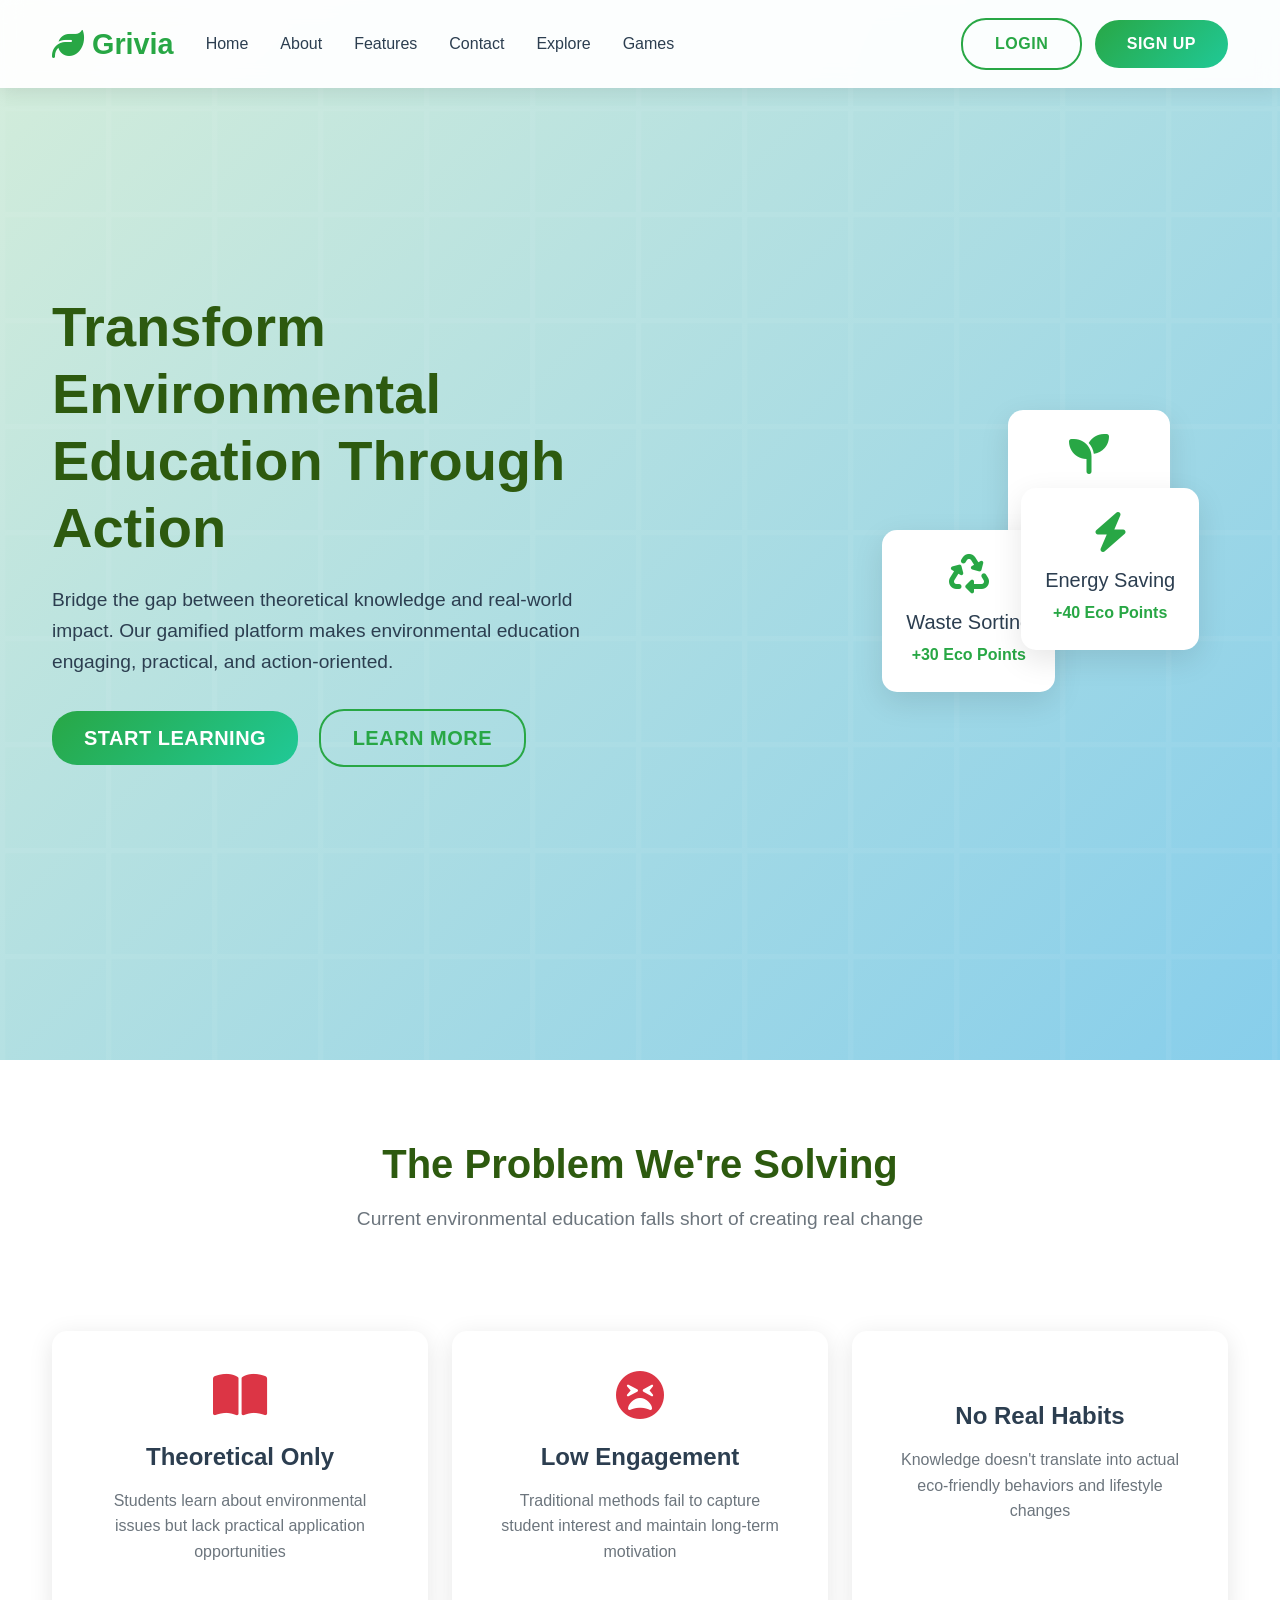
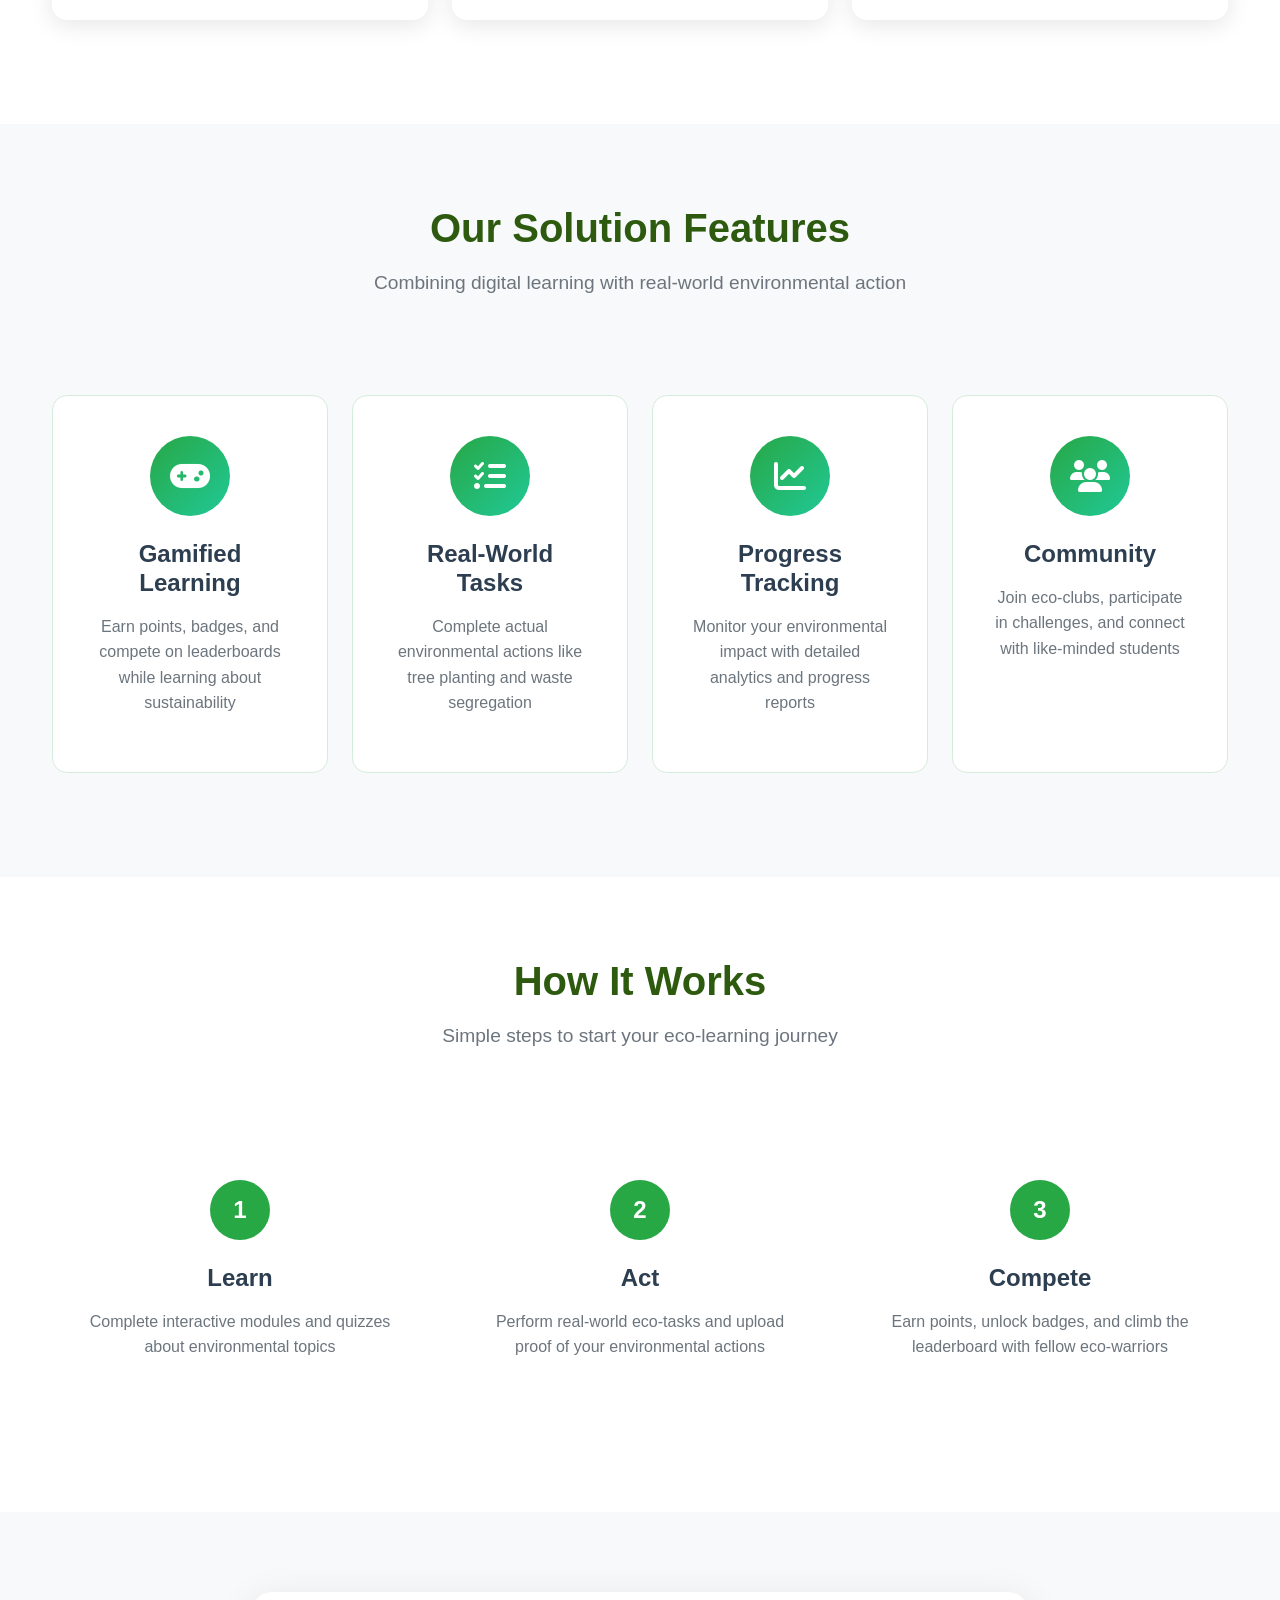
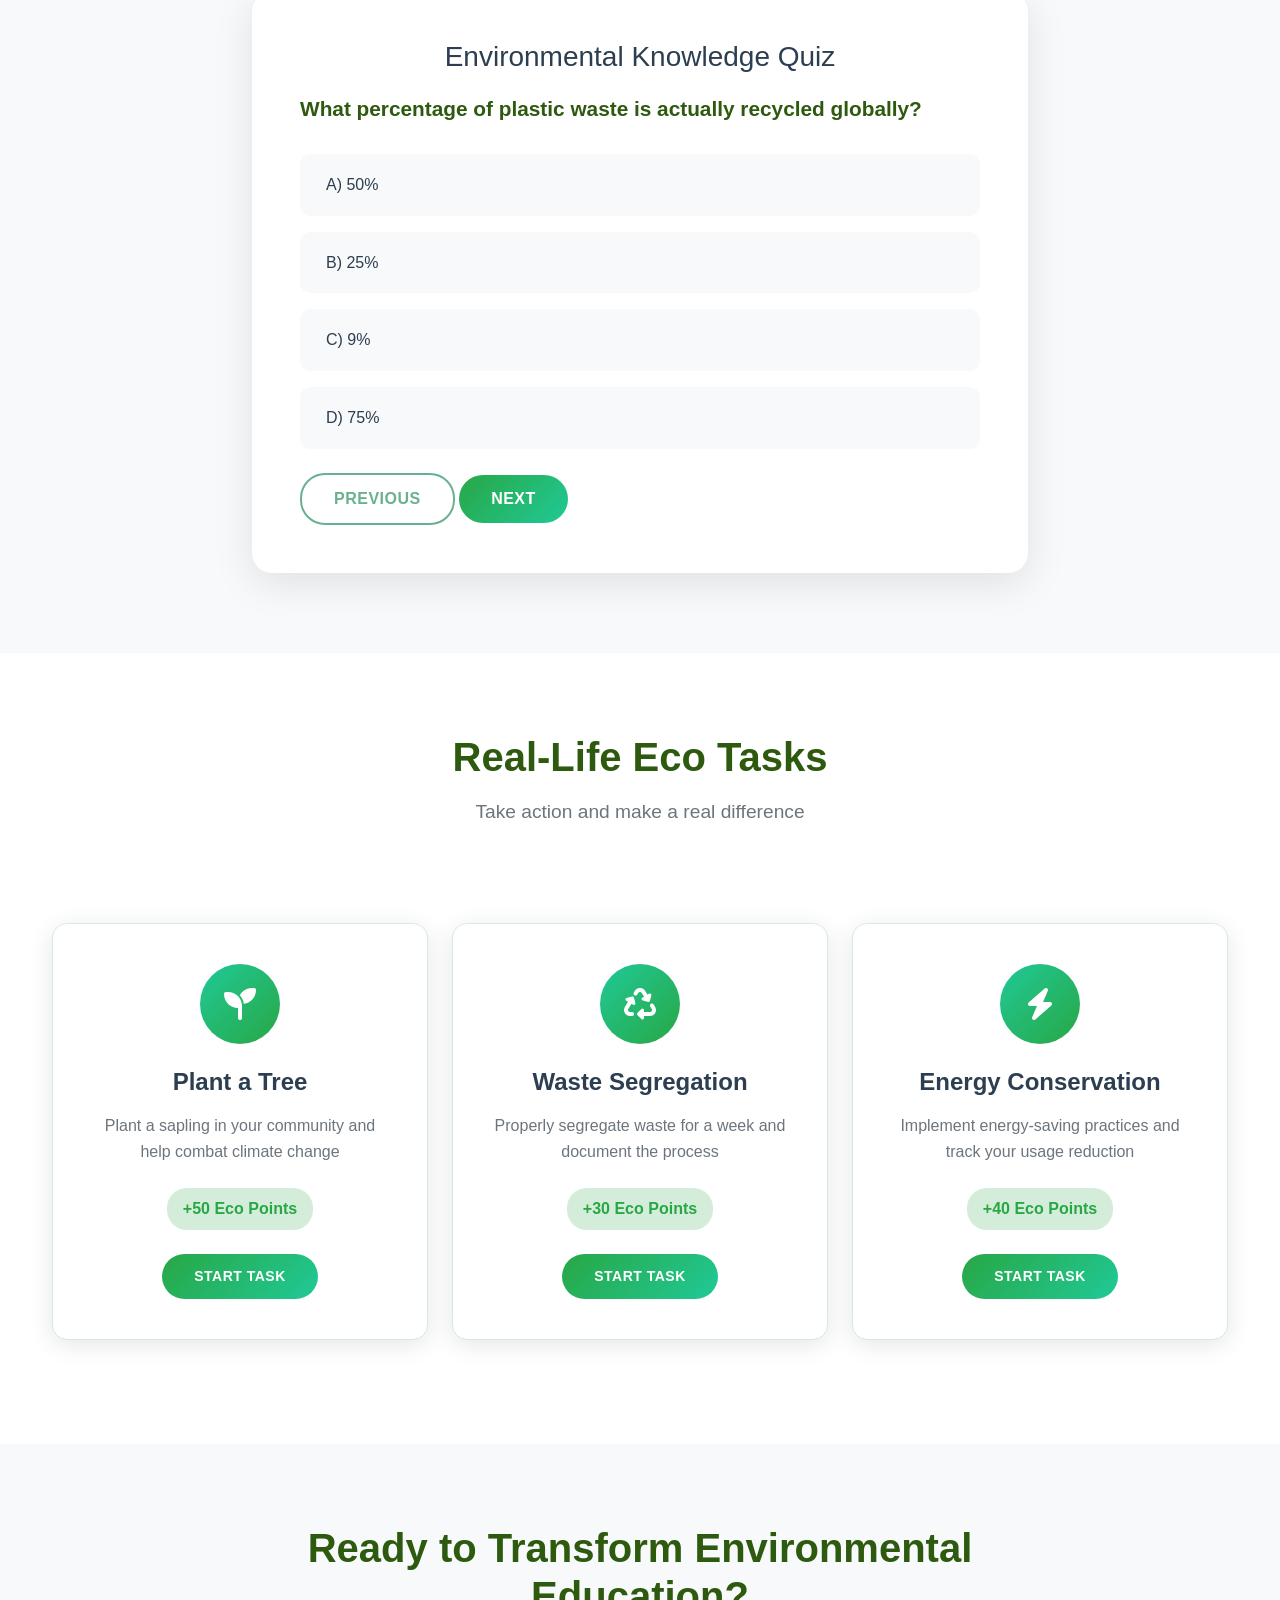
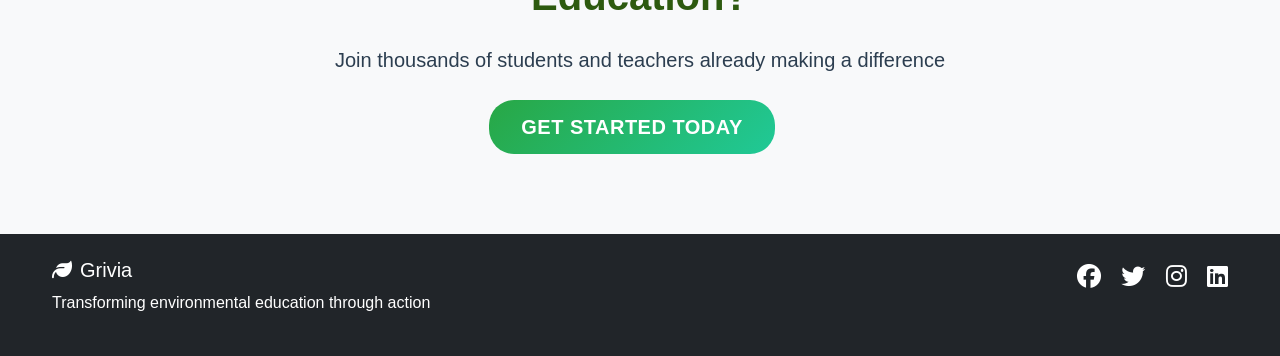
<file: index.html>
<!DOCTYPE html>
<html lang="en">
  <head>
    <meta charset="UTF-8" />
    <meta name="viewport" content="width=device-width, initial-scale=1.0" />
    <title>Grivia - Gamified Environmental Education</title>
    <link
      href="https://cdnjs.cloudflare.com/ajax/libs/bootstrap/5.3.0/css/bootstrap.min.css"
      rel="stylesheet"
    />
    <link
      href="https://cdnjs.cloudflare.com/ajax/libs/font-awesome/6.4.0/css/all.min.css"
      rel="stylesheet"
    />
    <link href="style.css" rel="stylesheet" />
  </head>
  <body>
    <!-- Navigation -->
    <nav class="navbar navbar-expand-lg navbar-light fixed-top">
      <div class="container">
        <a class="navbar-brand" href="#home">
          <i class="fas fa-leaf"></i>
          <span>Grivia</span>
        </a>
        <button
          class="navbar-toggler"
          type="button"
          data-bs-toggle="collapse"
          data-bs-target="#navbarNav"
        >
          <span class="navbar-toggler-icon"></span>
        </button>
        <div class="collapse navbar-collapse" id="navbarNav">
          <ul class="navbar-nav me-auto">
            <li class="nav-item">
              <a class="nav-link" href="#home">Home</a>
            </li>
            <li class="nav-item">
              <a class="nav-link" href="#about">About</a>
            </li>
            <li class="nav-item">
              <a class="nav-link" href="#features">Features</a>
            </li>
            <li class="nav-item">
              <a class="nav-link" href="contact.html">Contact</a>
            </li>
             <li class="nav-item">
              <a class="nav-link" href="explore.html">Explore</a>
            </li>
            <li class="nav-item">
              <a class="nav-link" href="games.html">Games</a>
            </li>
          </ul>
          <!--<div class="navbar-nav">
            <button
              class="btn btn-outline-success me-2"
              data-bs-toggle="modal"
              data-bs-target="#loginModal"
            >
              Login
            </button>
            <button
              class="btn btn-success"
              data-bs-toggle="modal"
              data-bs-target="#signupModal"
            >
              Sign Up
            </button>
          </div>-->
          <div class="auth-buttons">
                    <a href="login.html" class="btn btn-outline-success me-2">Login</a>
                    <a href="signup.html" class="btn btn-success">Sign Up</a>
          </div>
        </div>
      </div>
    </nav>

    <!-- Hero Section -->
    <section id="home" class="hero-section">
      <div class="container">
        <div class="row align-items-center min-vh-100">
          <div class="col-lg-6">
            <div class="hero-content">
              <h1 class="display-4 fw-bold mb-4">
                Transform Environmental Education Through Action
              </h1>
              <p class="lead mb-4">
                Bridge the gap between theoretical knowledge and real-world
                impact. Our gamified platform makes environmental education
                engaging, practical, and action-oriented.
              </p>
              <div class="hero-buttons">
                <!--<button
                  class="btn btn-success btn-lg me-3"
                  data-bs-toggle="modal"
                  data-bs-target="#signupModal"
                >
                  Get Started
                </button>-->
                <a href="signup.html" class="btn btn-success btn-lg me-3">Start Learning</a>
                <button class="btn btn-outline-success btn-lg">
                  Learn More
                </button>
              </div>
            </div>
          </div>
          <div class="col-lg-6">
            <div class="hero-image">
              <div class="floating-card">
                <i class="fas fa-seedling"></i>
                <h5>Plant Trees</h5>
                <p>+50 Eco Points</p>
              </div>
              <div class="floating-card">
                <i class="fas fa-recycle"></i>
                <h5>Waste Sorting</h5>
                <p>+30 Eco Points</p>
              </div>
              <div class="floating-card">
                <i class="fas fa-bolt"></i>
                <h5>Energy Saving</h5>
                <p>+40 Eco Points</p>
              </div>
            </div>
          </div>
        </div>
      </div>
    </section>

    <!-- Problem Section -->
    <section id="about" class="py-5">
      <div class="container">
        <div class="row">
          <div class="col-lg-12 text-center mb-5">
            <h2 class="section-title">The Problem We're Solving</h2>
            <p class="section-subtitle">
              Current environmental education falls short of creating real
              change
            </p>
          </div>
        </div>
        <div class="row">
          <div class="col-md-4 mb-4">
            <div class="problem-card">
              <i class="fas fa-book-open"></i>
              <h4>Theoretical Only</h4>
              <p>
                Students learn about environmental issues but lack practical
                application opportunities
              </p>
            </div>
          </div>
          <div class="col-md-4 mb-4">
            <div class="problem-card">
              <i class="fas fa-tired"></i>
              <h4>Low Engagement</h4>
              <p>
                Traditional methods fail to capture student interest and
                maintain long-term motivation
              </p>
            </div>
          </div>
          <div class="col-md-4 mb-4">
            <div class="problem-card">
              <i class="fas fa-disconnect"></i>
              <h4>No Real Habits</h4>
              <p>
                Knowledge doesn't translate into actual eco-friendly behaviors
                and lifestyle changes
              </p>
            </div>
          </div>
        </div>
      </div>
    </section>

    <!-- Features Section -->
    <section id="features" class="py-5 bg-light">
      <div class="container">
        <div class="row">
          <div class="col-lg-12 text-center mb-5">
            <h2 class="section-title">Our Solution Features</h2>
            <p class="section-subtitle">
              Combining digital learning with real-world environmental action
            </p>
          </div>
        </div>
        <div class="row">
          <div class="col-lg-3 col-md-6 mb-4">
            <div class="feature-card">
              <div class="feature-icon">
                <i class="fas fa-gamepad"></i>
              </div>
              <h4>Gamified Learning</h4>
              <p>
                Earn points, badges, and compete on leaderboards while learning
                about sustainability
              </p>
            </div>
          </div>
          <div class="col-lg-3 col-md-6 mb-4">
            <div class="feature-card">
              <div class="feature-icon">
                <i class="fas fa-tasks"></i>
              </div>
              <h4>Real-World Tasks</h4>
              <p>
                Complete actual environmental actions like tree planting and
                waste segregation
              </p>
            </div>
          </div>
          <div class="col-lg-3 col-md-6 mb-4">
            <div class="feature-card">
              <div class="feature-icon">
                <i class="fas fa-chart-line"></i>
              </div>
              <h4>Progress Tracking</h4>
              <p>
                Monitor your environmental impact with detailed analytics and
                progress reports
              </p>
            </div>
          </div>
          <div class="col-lg-3 col-md-6 mb-4">
            <div class="feature-card">
              <div class="feature-icon">
                <i class="fas fa-users"></i>
              </div>
              <h4>Community</h4>
              <p>
                Join eco-clubs, participate in challenges, and connect with
                like-minded students
              </p>
            </div>
          </div>
        </div>
      </div>
    </section>

    <!-- How It Works Section -->
    <section id="how-it-works" class="py-5">
      <div class="container">
        <div class="row">
          <div class="col-lg-12 text-center mb-5">
            <h2 class="section-title">How It Works</h2>
            <p class="section-subtitle">
              Simple steps to start your eco-learning journey
            </p>
          </div>
        </div>
        <div class="row">
          <div class="col-lg-4 col-md-6 mb-4">
            <div class="process-card">
              <div class="process-number">1</div>
              <h4>Learn</h4>
              <p>
                Complete interactive modules and quizzes about environmental
                topics
              </p>
            </div>
          </div>
          <div class="col-lg-4 col-md-6 mb-4">
            <div class="process-card">
              <div class="process-number">2</div>
              <h4>Act</h4>
              <p>
                Perform real-world eco-tasks and upload proof of your
                environmental actions
              </p>
            </div>
          </div>
          <div class="col-lg-4 col-md-6 mb-4">
            <div class="process-card">
              <div class="process-number">3</div>
              <h4>Compete</h4>
              <p>
                Earn points, unlock badges, and climb the leaderboard with
                fellow eco-warriors
              </p>
            </div>
          </div>
        </div>
      </div>
    </section>

    <!-- Sample Quiz Section -->
    <section id="quiz-section" class="py-5 bg-light">
      <div class="container">
        <div class="row">
          <div class="col-lg-8 mx-auto">
            <div class="quiz-container">
              <h3 class="text-center mb-4">Environmental Knowledge Quiz</h3>
              <div id="quiz-content">
                <div class="quiz-question active" data-question="0">
                  <h5>
                    What percentage of plastic waste is actually recycled
                    globally?
                  </h5>
                  <div class="quiz-options">
                    <div class="quiz-option" data-answer="false">A) 50%</div>
                    <div class="quiz-option" data-answer="false">B) 25%</div>
                    <div class="quiz-option" data-answer="true">C) 9%</div>
                    <div class="quiz-option" data-answer="false">D) 75%</div>
                  </div>
                </div>
                <div class="quiz-question" data-question="1">
                  <h5>Which activity saves the most water?</h5>
                  <div class="quiz-options">
                    <div class="quiz-option" data-answer="false">
                      A) Taking shorter showers
                    </div>
                    <div class="quiz-option" data-answer="true">
                      B) Fixing leaky faucets
                    </div>
                    <div class="quiz-option" data-answer="false">
                      C) Using dishwasher
                    </div>
                    <div class="quiz-option" data-answer="false">
                      D) Washing car less
                    </div>
                  </div>
                </div>
              </div>
              <div class="quiz-controls mt-4">
                <button id="quiz-prev" class="btn btn-outline-success" disabled>
                  Previous
                </button>
                <button id="quiz-next" class="btn btn-success">Next</button>
                <button
                  id="quiz-submit"
                  class="btn btn-success"
                  style="display: none"
                >
                  Submit Quiz
                </button>
              </div>
              <div
                id="quiz-results"
                style="display: none"
                class="text-center mt-4"
              >
                <h4>Quiz Complete!</h4>
                <p>You scored <span id="quiz-score"></span> out of 2</p>
                <div class="badge bg-success">+25 Eco Points Earned!</div>
              </div>
            </div>
          </div>
        </div>
      </div>
    </section>

    <!-- Real-Life Tasks Section -->
    <section id="tasks-section" class="py-5">
      <div class="container">
        <div class="row">
          <div class="col-lg-12 text-center mb-5">
            <h2 class="section-title">Real-Life Eco Tasks</h2>
            <p class="section-subtitle">
              Take action and make a real difference
            </p>
          </div>
        </div>
        <div class="row">
          <div class="col-lg-4 col-md-6 mb-4">
            <div class="task-card">
              <div class="task-icon">
                <i class="fas fa-seedling"></i>
              </div>
              <h4>Plant a Tree</h4>
              <p>
                Plant a sapling in your community and help combat climate change
              </p>
              <div class="task-points">+50 Eco Points</div>
              <button
                class="btn btn-success btn-sm"
                data-bs-toggle="modal"
                data-bs-target="#taskModal"
                data-task="tree"
              >
                Start Task
              </button>
            </div>
          </div>
          <div class="col-lg-4 col-md-6 mb-4">
            <div class="task-card">
              <div class="task-icon">
                <i class="fas fa-recycle"></i>
              </div>
              <h4>Waste Segregation</h4>
              <p>
                Properly segregate waste for a week and document the process
              </p>
              <div class="task-points">+30 Eco Points</div>
              <button
                class="btn btn-success btn-sm"
                data-bs-toggle="modal"
                data-bs-target="#taskModal"
                data-task="waste"
              >
                Start Task
              </button>
            </div>
          </div>
          <div class="col-lg-4 col-md-6 mb-4">
            <div class="task-card">
              <div class="task-icon">
                <i class="fas fa-bolt"></i>
              </div>
              <h4>Energy Conservation</h4>
              <p>
                Implement energy-saving practices and track your usage reduction
              </p>
              <div class="task-points">+40 Eco Points</div>
              <button
                class="btn btn-success btn-sm"
                data-bs-toggle="modal"
                data-bs-target="#taskModal"
                data-task="energy"
              >
                Start Task
              </button>
            </div>
          </div>
        </div>
      </div>
    </section>

    <!-- Contact Section -->
    <section id="contact" class="py-5 bg-light">
      <div class="container">
        <div class="row">
          <div class="col-lg-8 mx-auto text-center">
            <h2 class="section-title mb-4">
              Ready to Transform Environmental Education?
            </h2>
            <p class="lead mb-4">
              Join thousands of students and teachers already making a
              difference
            </p>
            <!--<button
              class="btn btn-success btn-lg"
              data-bs-toggle="modal"
              data-bs-target="#signupModal"
            >
              Get Started Today
            </button>-->
            <a href="signup.html" class="btn btn-success btn-lg me-3">Get Started Today</a>
          </div>
        </div>
      </div>
    </section>

    <!-- Footer -->
    <footer class="bg-dark text-white py-4">
      <div class="container">
        <div class="row">
          <div class="col-md-6">
            <h5><i class="fas fa-leaf me-2"></i>Grivia</h5>
            <p>Transforming environmental education through action</p>
          </div>
          <div class="col-md-6 text-md-end">
            <div class="social-links">
              <a href="#" class="text-white me-3"
                ><i class="fab fa-facebook"></i
              ></a>
              <a href="#" class="text-white me-3"
                ><i class="fab fa-twitter"></i
              ></a>
              <a href="#" class="text-white me-3"
                ><i class="fab fa-instagram"></i
              ></a>
              <a href="#" class="text-white"><i class="fab fa-linkedin"></i></a>
            </div>
          </div>
        </div>
      </div>
    </footer>

    <!-- Login Modal -->
    <!--<div class="modal fade" id="loginModal" tabindex="-1">
      <div class="modal-dialog">
        <div class="modal-content">
          <div class="modal-header">
            <h5 class="modal-title">Login to EcoLearn</h5>
            <button
              type="button"
              class="btn-close"
              data-bs-dismiss="modal"
            ></button>
          </div>
          <div class="modal-body">
            <form id="loginForm">
              <div class="mb-3">
                <label for="loginEmail" class="form-label">Email</label>
                <input
                  type="email"
                  class="form-control"
                  id="loginEmail"
                  required
                />
              </div>
              <div class="mb-3">
                <label for="loginPassword" class="form-label">Password</label>
                <input
                  type="password"
                  class="form-control"
                  id="loginPassword"
                  required
                />
              </div>
              <div class="mb-3 form-check">
                <input
                  type="checkbox"
                  class="form-check-input"
                  id="rememberMe"
                />
                <label class="form-check-label" for="rememberMe"
                  >Remember me</label
                >
              </div>
              <button type="submit" class="btn btn-success w-100">Login</button>
            </form>
          </div>
        </div>
      </div>
    </div>-->

    <!-- Sign Up Modal -->
    <!--<div class="modal fade" id="signupModal" tabindex="-1">
      <div class="modal-dialog">
        <div class="modal-content">
          <div class="modal-header">
            <h5 class="modal-title">Join EcoLearn</h5>
            <button
              type="button"
              class="btn-close"
              data-bs-dismiss="modal"
            ></button>
          </div>
          <div class="modal-body">
            <form id="signupForm">
              <div class="mb-3">
                <label for="signupName" class="form-label">Full Name</label>
                <input
                  type="text"
                  class="form-control"
                  id="signupName"
                  required
                />
              </div>
              <div class="mb-3">
                <label for="signupEmail" class="form-label">Email</label>
                <input
                  type="email"
                  class="form-control"
                  id="signupEmail"
                  required
                />
              </div>
              <div class="mb-3">
                <label for="signupRole" class="form-label">I am a</label>
                <select class="form-select" id="signupRole" required>
                  <option value="">Select your role</option>
                  <option value="student">Student</option>
                  <option value="teacher">Teacher</option>
                  <option value="admin">School Admin</option>
                </select>
              </div>
              <div class="mb-3">
                <label for="signupPassword" class="form-label">Password</label>
                <input
                  type="password"
                  class="form-control"
                  id="signupPassword"
                  required
                />
              </div>
              <div class="mb-3">
                <label for="signupConfirmPassword" class="form-label"
                  >Confirm Password</label
                >
                <input
                  type="password"
                  class="form-control"
                  id="signupConfirmPassword"
                  required
                />
              </div>
              <button type="submit" class="btn btn-success w-100">
                Create Account
              </button>
            </form>
          </div>
        </div>
      </div>
    </div>-->

    <!-- Task Modal -->
    <div class="modal fade" id="taskModal" tabindex="-1">
      <div class="modal-dialog">
        <div class="modal-content">
          <div class="modal-header">
            <h5 class="modal-title" id="taskModalTitle">Start Eco Task</h5>
            <button
              type="button"
              class="btn-close"
              data-bs-dismiss="modal"
            ></button>
          </div>
          <div class="modal-body">
            <div id="taskContent">
              <p id="taskDescription">Task description will appear here</p>
              <div class="mb-3">
                <label for="taskProof" class="form-label"
                  >Upload Proof (Photo)</label
                >
                <input
                  type="file"
                  class="form-control"
                  id="taskProof"
                  accept="image/*"
                />
              </div>
              <div class="mb-3">
                <label for="taskNotes" class="form-label"
                  >Additional Notes</label
                >
                <textarea
                  class="form-control"
                  id="taskNotes"
                  rows="3"
                  placeholder="Describe your action and its impact..."
                ></textarea>
              </div>
            </div>
          </div>
          <div class="modal-footer">
            <button
              type="button"
              class="btn btn-secondary"
              data-bs-dismiss="modal"
            >
              Cancel
            </button>
            <button type="button" class="btn btn-success" id="submitTask">
              Submit Task
            </button>
          </div>
        </div>
      </div>
    </div>

    <script src="https://cdnjs.cloudflare.com/ajax/libs/bootstrap/5.3.0/js/bootstrap.bundle.min.js"></script>
    <script src="script.js"></script>
  </body>
</html>
</file>
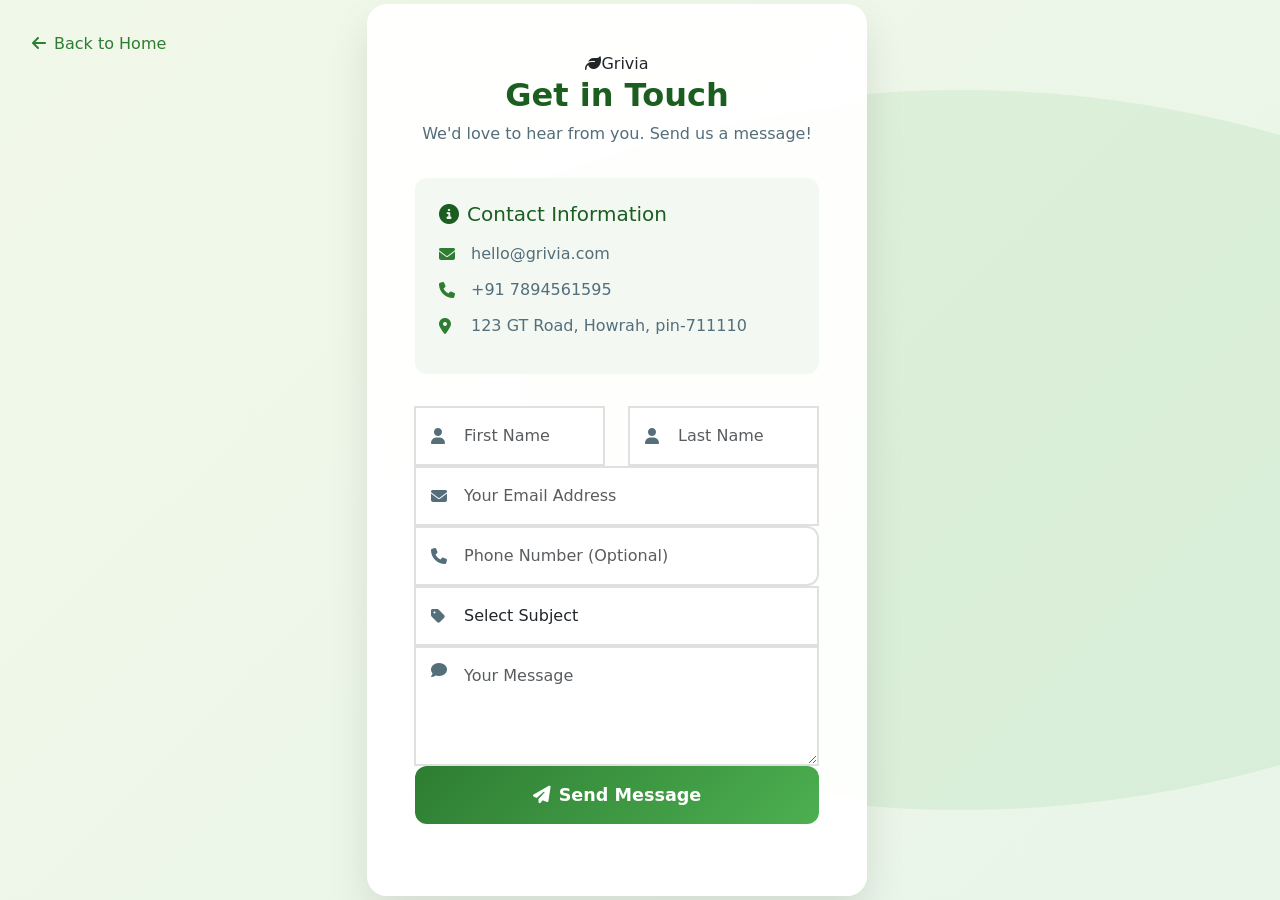
<file: contact.html>
<!DOCTYPE html>
<html lang="en">
<head>
    <meta charset="UTF-8">
    <meta name="viewport" content="width=device-width, initial-scale=1.0">
    <title>Contact Us - Grivia</title>
    <link href="https://cdnjs.cloudflare.com/ajax/libs/bootstrap/5.3.0/css/bootstrap.min.css" rel="stylesheet">
    <link href="https://cdnjs.cloudflare.com/ajax/libs/font-awesome/6.4.0/css/all.min.css" rel="stylesheet">
    <style>
        :root {
            --primary-green: #2E7D32;
            --secondary-green: #4CAF50;
            --bg-light: #F1F8E9;
            --text-dark: #1B5E20;
            --error: #D32F2F;
            --gradient-primary: linear-gradient(135deg, #2E7D32 0%, #4CAF50 100%);
            --shadow-lg: 0 20px 40px rgba(0, 0, 0, 0.1);
            --shadow-md: 0 10px 20px rgba(0, 0, 0, 0.1);
            --transition: all 0.3s ease;
        }

        .auth-container {
            min-height: 100vh;
            background: linear-gradient(135deg, var(--bg-light) 0%, #E8F5E8 100%);
            display: flex;
            align-items: center;
            position: relative;
            overflow: hidden;
        }
        
        .auth-container::before {
            content: '';
            position: absolute;
            top: 0;
            right: 0;
            width: 60%;
            height: 100%;
            background: url('data:image/svg+xml,<svg xmlns="http://www.w3.org/2000/svg" viewBox="0 0 1000 1000"><path d="M0,200 Q500,0 1000,200 L1000,800 Q500,1000 0,800 Z" fill="%234CAF50" opacity="0.1"/></svg>') no-repeat;
            background-size: cover;
        }
        
        .auth-card {
            background: rgba(255, 255, 255, 0.95);
            backdrop-filter: blur(10px);
            border-radius: 20px;
            padding: 3rem;
            box-shadow: var(--shadow-lg);
            width: 100%;
            max-width: 500px;
            position: relative;
            z-index: 2;
        }
        
        .auth-logo {
            text-align: center;
            margin-bottom: 2rem;
        }
        
        .auth-logo img {
            width: 60px;
            height: 60px;
            margin-bottom: 1rem;
            border-radius: 12px;
        }
        
        .auth-title {
            color: var(--text-dark);
            font-size: 2rem;
            font-weight: 700;
            margin-bottom: 0.5rem;
        }
        
        .auth-subtitle {
            color: #546E7A;
            margin-bottom: 2rem;
        }
        
        .form-floating {
            margin-bottom: 1.5rem;
        }
        
        .form-control, .form-select {
            border-radius: 12px;
            border: 2px solid #E0E0E0;
            padding: 1rem 1rem 1rem 3rem;
            transition: var(--transition);
            background: rgba(255, 255, 255, 0.9);
        }

        .form-control:focus, .form-select:focus {
            border-color: var(--primary-green);
            box-shadow: 0 0 0 0.2rem rgba(46, 125, 50, 0.1);
        }

        textarea.form-control {
            min-height: 120px;
            resize: vertical;
        }
        
        .input-group {
            position: relative;
        }
        
        .input-icon {
            position: absolute;
            left: 1rem;
            top: 50%;
            transform: translateY(-50%);
            color: #546E7A;
            z-index: 10;
        }

        .textarea-icon {
            top: 1rem;
            transform: none;
        }
        
        .auth-button {
            width: 100%;
            padding: 1rem;
            border-radius: 12px;
            font-weight: 600;
            font-size: 1.1rem;
            background: var(--gradient-primary);
            border: none;
            color: white;
            transition: var(--transition);
            margin-bottom: 1.5rem;
        }
        
        .auth-button:hover {
            background: linear-gradient(135deg, #1B5E20 0%, #2E7D32 100%);
            transform: translateY(-2px);
            box-shadow: var(--shadow-md);
        }

        .auth-button:disabled {
            opacity: 0.6;
            cursor: not-allowed;
            transform: none;
        }
        
        .contact-info {
            background: rgba(46, 125, 50, 0.05);
            border-radius: 12px;
            padding: 1.5rem;
            margin-bottom: 2rem;
        }

        .contact-info h5 {
            color: var(--text-dark);
            margin-bottom: 1rem;
        }

        .contact-item {
            display: flex;
            align-items: center;
            margin-bottom: 0.75rem;
            color: #546E7A;
        }

        .contact-item i {
            width: 20px;
            margin-right: 0.75rem;
            color: var(--primary-green);
        }
        
        .error-message {
            color: var(--error);
            font-size: 0.875rem;
            margin-top: 0.25rem;
            display: none;
        }
        
        .form-control.is-invalid, .form-select.is-invalid {
            border-color: var(--error);
        }

        .success-message {
            background: rgba(76, 175, 80, 0.1);
            border: 1px solid var(--secondary-green);
            color: var(--text-dark);
            padding: 1rem;
            border-radius: 12px;
            margin-bottom: 1.5rem;
            display: none;
        }
        
        .home-link {
            position: absolute;
            top: 2rem;
            left: 2rem;
            color: var(--primary-green);
            text-decoration: none;
            font-weight: 500;
            z-index: 10;
            transition: var(--transition);
        }
        
        .home-link:hover {
            color: var(--secondary-green);
            transform: translateX(-5px);
        }

        @media (max-width: 768px) {
            .auth-card {
                padding: 2rem;
                margin: 1rem;
            }
            
            .home-link {
                top: 1rem;
                left: 1rem;
            }
        }
    </style>
</head>
<body>
    <div class="auth-container">
        <a href="index.html" class="home-link">
            <i class="fas fa-arrow-left me-2"></i>Back to Home
        </a>
        
        <div class="container">
            <div class="row justify-content-center">
                <div class="col-md-8 col-lg-6">
                    <div class="auth-card">
                        <div class="auth-logo">
                            <i class="fas fa-leaf"></i><span>Grivia</span>
                            
                            <h2 class="auth-title">Get in Touch</h2>
                            <p class="auth-subtitle">We'd love to hear from you. Send us a message!</p>
                        </div>

                        <div class="contact-info">
                            <h5><i class="fas fa-info-circle me-2"></i>Contact Information</h5>
                            <div class="contact-item">
                                <i class="fas fa-envelope"></i>
                                <span>hello@grivia.com</span>
                            </div>
                            <div class="contact-item">
                                <i class="fas fa-phone"></i>
                                <span>+91 7894561595</span>
                            </div>
                            <div class="contact-item">
                                <i class="fas fa-map-marker-alt"></i>
                                <span>123 GT Road, Howrah, pin-711110</span>
                            </div>
                        </div>

                        <div class="success-message" id="successMessage">
                            <i class="fas fa-check-circle me-2"></i>
                            Thank you for your message! We'll get back to you within 24 hours.
                        </div>
                        
                        <form id="contactForm" novalidate>
                            <div class="row">
                                <div class="col-md-6">
                                    <div class="input-group">
                                        <i class="fas fa-user input-icon"></i>
                                        <input type="text" class="form-control" id="firstName" placeholder="First Name" required>
                                        <div class="error-message" id="firstNameError">First name is required</div>
                                    </div>
                                </div>
                                <div class="col-md-6">
                                    <div class="input-group">
                                        <i class="fas fa-user input-icon"></i>
                                        <input type="text" class="form-control" id="lastName" placeholder="Last Name" required>
                                        <div class="error-message" id="lastNameError">Last name is required</div>
                                    </div>
                                </div>
                            </div>
                            
                            <div class="input-group">
                                <i class="fas fa-envelope input-icon"></i>
                                <input type="email" class="form-control" id="email" placeholder="Your Email Address" required>
                                <div class="error-message" id="emailError">Please enter a valid email address</div>
                            </div>

                            <div class="input-group">
                                <i class="fas fa-phone input-icon"></i>
                                <input type="tel" class="form-control" id="phone" placeholder="Phone Number (Optional)">
                            </div>

                            <div class="input-group">
                                <i class="fas fa-tag input-icon"></i>
                                <select class="form-select" id="subject" required>
                                    <option value="">Select Subject</option>
                                    <option value="general">General Inquiry</option>
                                    <option value="support">Technical Support</option>
                                    <option value="partnership">Partnership</option>
                                    <option value="feedback">Feedback</option>
                                    <option value="other">Other</option>
                                </select>
                                <div class="error-message" id="subjectError">Please select a subject</div>
                            </div>
                            
                            <div class="input-group">
                                <i class="fas fa-comment textarea-icon input-icon"></i>
                                <textarea class="form-control" id="message" placeholder="Your Message" required></textarea>
                                <div class="error-message" id="messageError">Please enter your message</div>
                            </div>
                            
                            <button type="submit" class="btn auth-button" id="submitBtn">
                                <i class="fas fa-paper-plane me-2"></i>Send Message
                            </button>
                        </form>
                    </div>
                </div>
            </div>
        </div>
    </div>

    <script src="https://cdnjs.cloudflare.com/ajax/libs/bootstrap/5.3.0/js/bootstrap.bundle.min.js"></script>
    <!-- Replaced inline JavaScript with external contact.js file -->
    <script src="contact.js"></script>
</body>
</html>
</file>
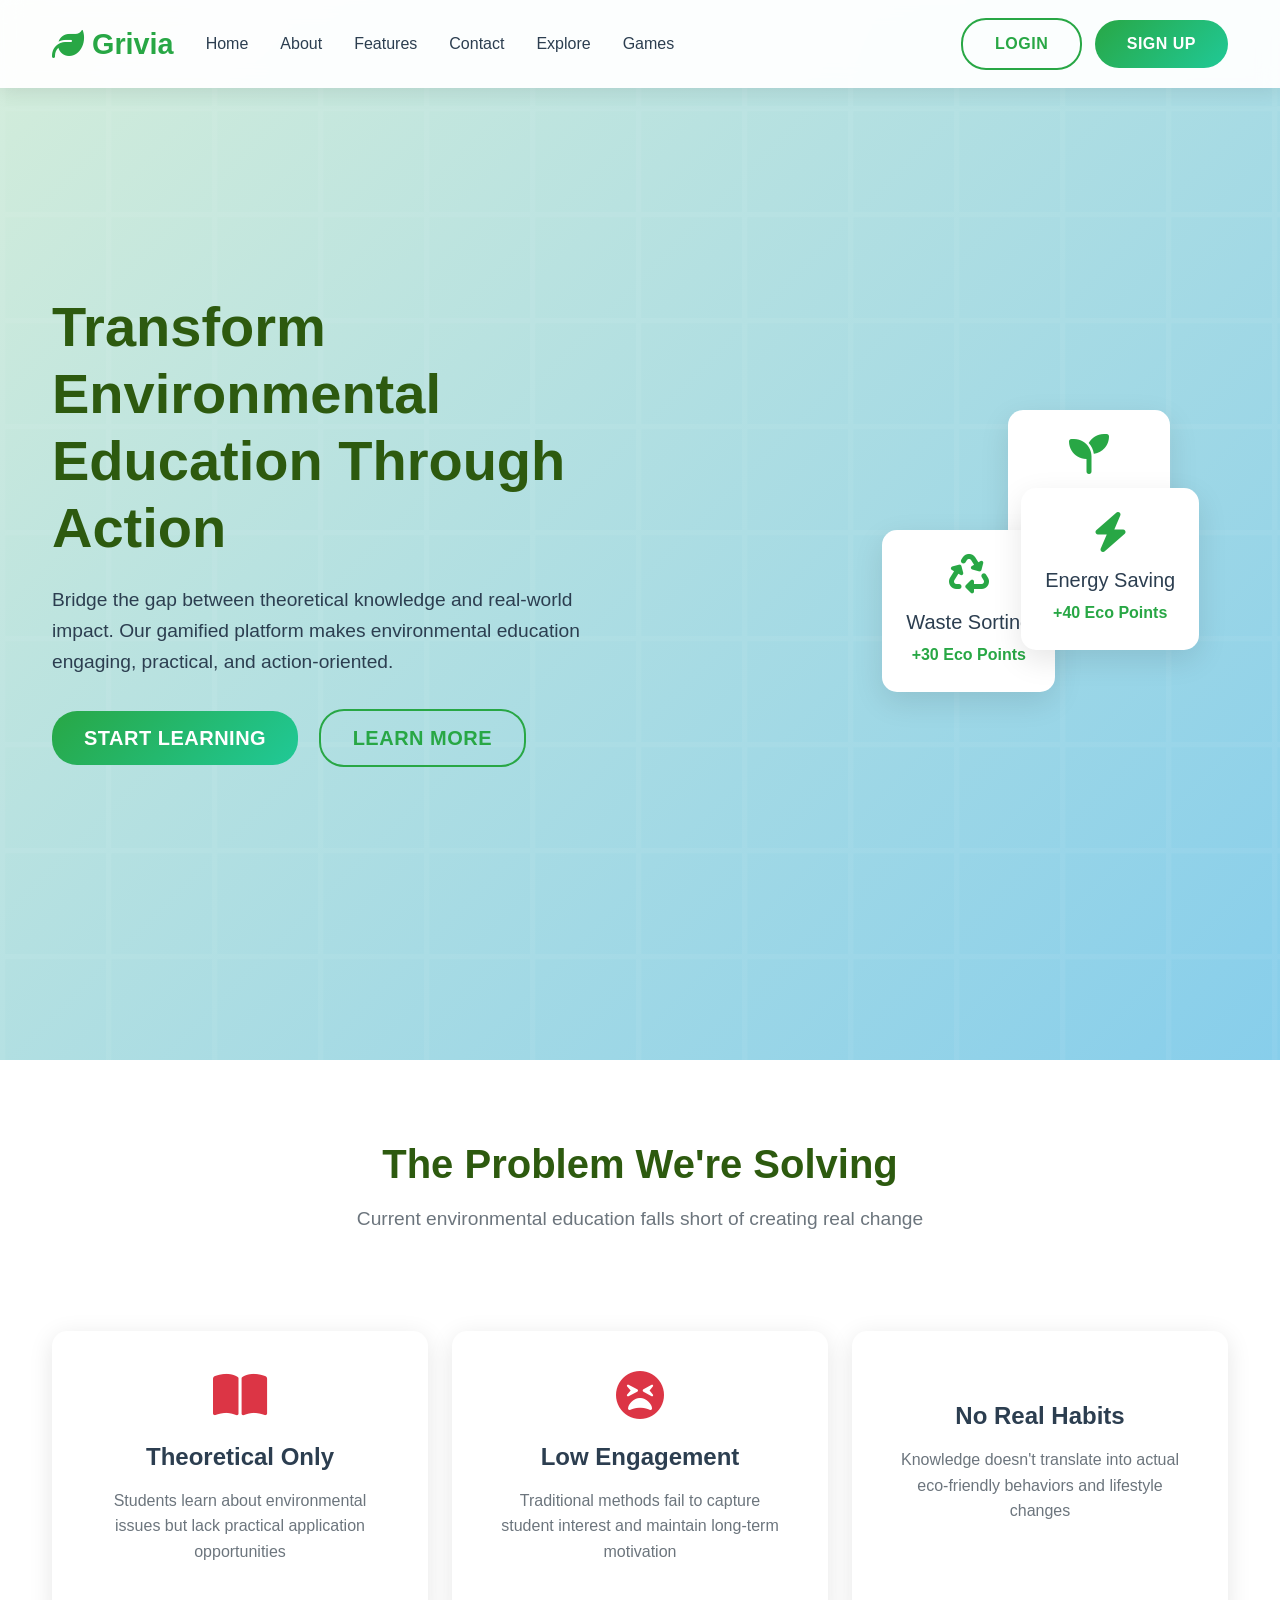
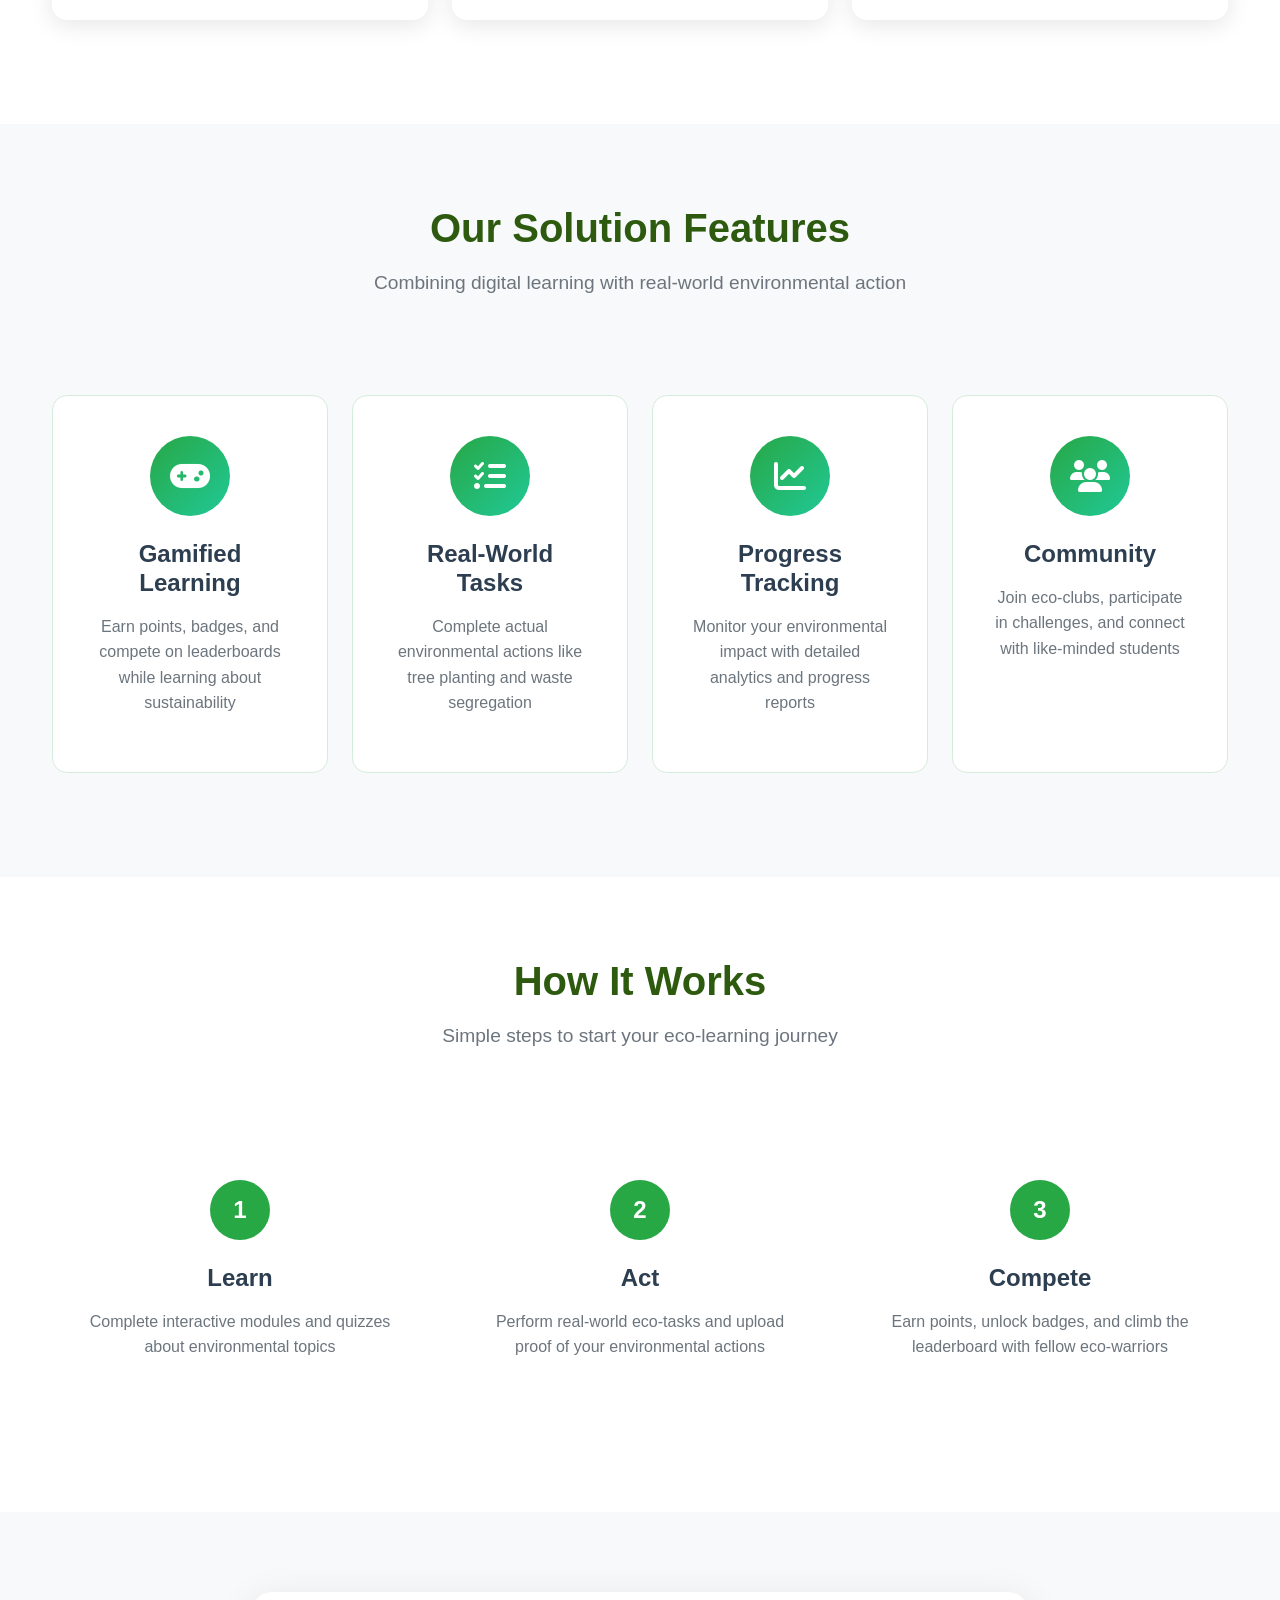
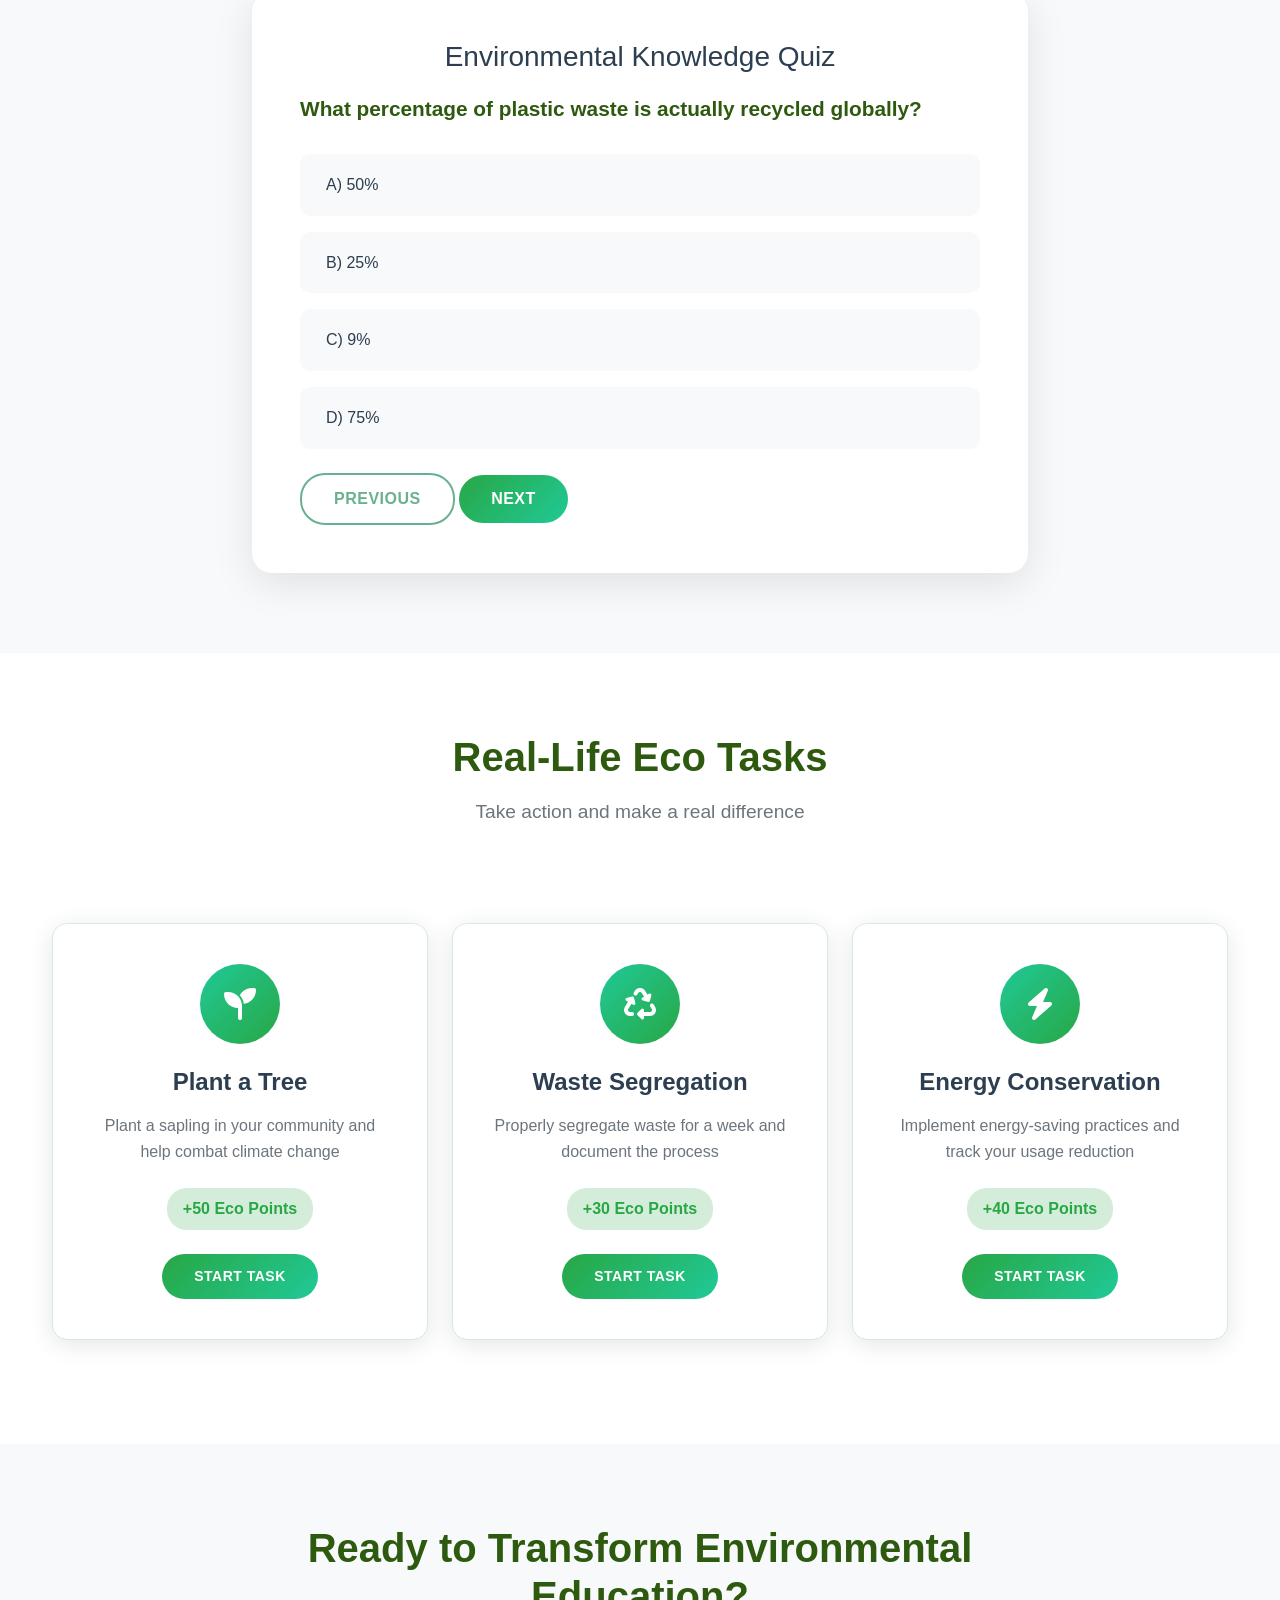
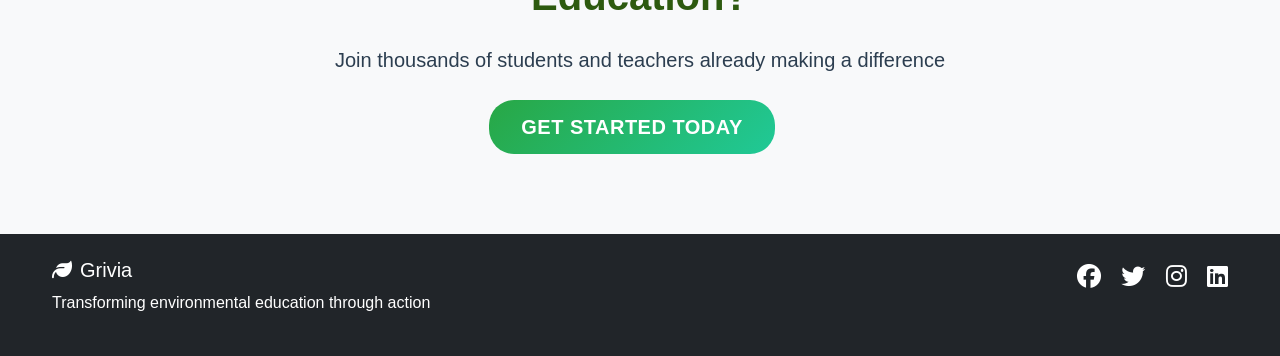
<file: dashboard.html>
<!DOCTYPE html>
<html lang="en">
<head>
    <meta charset="UTF-8">
    <meta name="viewport" content="width=device-width, initial-scale=1.0">
    <title>Dashboard - Grivia</title>
    <link href="https://cdnjs.cloudflare.com/ajax/libs/bootstrap/5.3.0/css/bootstrap.min.css" rel="stylesheet">
    <link href="https://cdnjs.cloudflare.com/ajax/libs/font-awesome/6.4.0/css/all.min.css" rel="stylesheet">
    <link href="dashboard.css" rel="stylesheet">
</head>
<body>
    <!-- Navigation -->
    <nav class="navbar navbar-expand-lg navbar-light fixed-top">
        <div class="container">
            <a class="navbar-brand" href="index.html">
                <i class="fas fa-leaf"></i>
                <span>Grivia</span>
            </a>
            <button class="navbar-toggler" type="button" data-bs-toggle="collapse" data-bs-target="#navbarNav">
                <span class="navbar-toggler-icon"></span>
            </button>
            <div class="collapse navbar-collapse" id="navbarNav">
                <ul class="navbar-nav me-auto">
                    <li class="nav-item">
                        <a class="nav-link active" href="#dashboard">Dashboard</a>
                    </li>
                    <li class="nav-item">
                        <a class="nav-link" href="#learning">Learning</a>
                    </li>
                    <li class="nav-item">
                        <a class="nav-link" href="#tasks">Tasks</a>
                    </li>
                    <li class="nav-item">
                        <a class="nav-link" href="#leaderboard">Leaderboard</a>
                    </li>
                    <li class="nav-item">
                        <a class="nav-link" href="#achievements">Achievements</a>
                    </li>
                </ul>
                <div class="navbar-nav" id="userNav">
                    <!-- User info will be populated by JavaScript -->
                </div>
            </div>
        </div>
    </nav>

    <!-- Dashboard Content -->
    <div class="dashboard-container">
        <!-- Welcome Section -->
        <section id="dashboard" class="dashboard-section">
            <div class="container-fluid">
                <div class="row">
                    <div class="col-12">
                        <div class="welcome-card">
                            <div class="welcome-content">
                                <h1>Welcome back, <span id="userName">Eco Warrior</span>!</h1>
                                <p>Continue your journey toward a sustainable future</p>
                            </div>
                            <div class="welcome-stats">
                                <div class="stat-item">
                                    <div class="stat-icon">
                                        <i class="fas fa-leaf"></i>
                                    </div>
                                    <div class="stat-info">
                                        <div class="stat-number" id="userPoints">0</div>
                                        <div class="stat-label">Eco Points</div>
                                    </div>
                                </div>
                                <div class="stat-item">
                                    <div class="stat-icon">
                                        <i class="fas fa-tasks"></i>
                                    </div>
                                    <div class="stat-info">
                                        <div class="stat-number" id="tasksCompleted">0</div>
                                        <div class="stat-label">Tasks Completed</div>
                                    </div>
                                </div>
                                <div class="stat-item">
                                    <div class="stat-icon">
                                        <i class="fas fa-medal"></i>
                                    </div>
                                    <div class="stat-info">
                                        <div class="stat-number" id="userBadges">0</div>
                                        <div class="stat-label">Badges Earned</div>
                                    </div>
                                </div>
                                <div class="stat-item">
                                    <div class="stat-icon">
                                        <i class="fas fa-trophy"></i>
                                    </div>
                                    <div class="stat-info">
                                        <div class="stat-number" id="userRank">#-</div>
                                        <div class="stat-label">Global Rank</div>
                                    </div>
                                </div>
                            </div>
                        </div>
                    </div>
                </div>

                <!-- Quick Actions -->
                <div class="row mt-4">
                    <div class="col-lg-3 col-md-6 mb-3">
                        <div class="quick-action-card" data-action="learning">
                            <div class="action-icon">
                                <i class="fas fa-book-open"></i>
                            </div>
                            <h5>Continue Learning</h5>
                            <p>Complete interactive modules</p>
                        </div>
                    </div>
                    <div class="col-lg-3 col-md-6 mb-3">
                        <div class="quick-action-card" data-action="tasks">
                            <div class="action-icon">
                                <i class="fas fa-seedling"></i>
                            </div>
                            <h5>Start New Task</h5>
                            <p>Take real environmental action</p>
                        </div>
                    </div>
                    <div class="col-lg-3 col-md-6 mb-3">
                        <div class="quick-action-card" data-action="quiz">
                            <div class="action-icon">
                                <i class="fas fa-question-circle"></i>
                            </div>
                            <h5>Take Quiz</h5>
                            <p>Test your eco-knowledge</p>
                        </div>
                    </div>
                    <div class="col-lg-3 col-md-6 mb-3">
                        <div class="quick-action-card" data-action="leaderboard">
                            <div class="action-icon">
                                <i class="fas fa-chart-line"></i>
                            </div>
                            <h5>View Leaderboard</h5>
                            <p>See your progress vs others</p>
                        </div>
                    </div>
                </div>

                <!-- Progress Overview -->
                <div class="row mt-4">
                    <div class="col-lg-8">
                        <div class="dashboard-card">
                            <div class="card-header">
                                <h4><i class="fas fa-chart-area me-2"></i>Your Progress</h4>
                            </div>
                            <div class="card-body">
                                <div class="progress-item">
                                    <div class="progress-info">
                                        <span>Learning Modules</span>
                                        <span><span id="modulesCompleted">0</span>/10</span>
                                    </div>
                                    <div class="progress">
                                        <div class="progress-bar bg-success" id="modulesProgress" style="width: 0%"></div>
                                    </div>
                                </div>
                                <div class="progress-item">
                                    <div class="progress-info">
                                        <span>Environmental Tasks</span>
                                        <span><span id="tasksProgressCount">0</span>/20</span>
                                    </div>
                                    <div class="progress">
                                        <div class="progress-bar bg-info" id="tasksProgress" style="width: 0%"></div>
                                    </div>
                                </div>
                                <div class="progress-item">
                                    <div class="progress-info">
                                        <span>Quiz Challenges</span>
                                        <span><span id="quizzesCompleted">0</span>/15</span>
                                    </div>
                                    <div class="progress">
                                        <div class="progress-bar bg-warning" id="quizzesProgress" style="width: 0%"></div>
                                    </div>
                                </div>
                            </div>
                        </div>
                    </div>
                    <div class="col-lg-4">
                        <div class="dashboard-card">
                            <div class="card-header">
                                <h4><i class="fas fa-fire me-2"></i>Current Streak</h4>
                            </div>
                            <div class="card-body text-center">
                                <div class="streak-number" id="currentStreak">0</div>
                                <div class="streak-label">Days Active</div>
                                <div class="streak-motivation">Keep it up! 🔥</div>
                            </div>
                        </div>
                    </div>
                </div>
            </div>
        </section>

        <!-- Learning Section -->
        <section id="learning" class="dashboard-section" style="display: none;">
            <div class="container-fluid">
                <div class="section-header">
                    <h2><i class="fas fa-graduation-cap me-3"></i>Learning Modules</h2>
                    <p>Master environmental concepts through interactive lessons</p>
                </div>

                <div class="row">
                    <div class="col-lg-4 col-md-6 mb-4">
                        <div class="learning-module-card available">
                            <div class="module-header">
                                <div class="module-icon">
                                    <i class="fas fa-thermometer-three-quarters"></i>
                                </div>
                                <div class="module-status">
                                    <span class="badge bg-success">Available</span>
                                </div>
                            </div>
                            <div class="module-content">
                                <h5>Climate Change Basics</h5>
                                <p>Understanding global warming, greenhouse gases, and their impacts on our planet.</p>
                                <div class="module-meta">
                                    <span><i class="fas fa-clock"></i> 30 min</span>
                                    <span><i class="fas fa-star"></i> +25 points</span>
                                </div>
                            </div>
                            <button class="btn btn-success" onclick="startModule('climate')">Start Module</button>
                        </div>
                    </div>

                    <div class="col-lg-4 col-md-6 mb-4">
                        <div class="learning-module-card available">
                            <div class="module-header">
                                <div class="module-icon">
                                    <i class="fas fa-recycle"></i>
                                </div>
                                <div class="module-status">
                                    <span class="badge bg-success">Available</span>
                                </div>
                            </div>
                            <div class="module-content">
                                <h5>Waste Management</h5>
                                <p>Learn about the 3 R's: Reduce, Reuse, Recycle and sustainable waste practices.</p>
                                <div class="module-meta">
                                    <span><i class="fas fa-clock"></i> 25 min</span>
                                    <span><i class="fas fa-star"></i> +25 points</span>
                                </div>
                            </div>
                            <button class="btn btn-success" onclick="startModule('waste')">Start Module</button>
                        </div>
                    </div>

                    <div class="col-lg-4 col-md-6 mb-4">
                        <div class="learning-module-card locked">
                            <div class="module-header">
                                <div class="module-icon">
                                    <i class="fas fa-bolt"></i>
                                </div>
                                <div class="module-status">
                                    <span class="badge bg-secondary">Locked</span>
                                </div>
                            </div>
                            <div class="module-content">
                                <h5>Renewable Energy</h5>
                                <p>Explore solar, wind, and other clean energy sources for a sustainable future.</p>
                                <div class="module-meta">
                                    <span><i class="fas fa-clock"></i> 35 min</span>
                                    <span><i class="fas fa-star"></i> +30 points</span>
                                </div>
                                <div class="unlock-requirement">
                                    <i class="fas fa-lock"></i> Complete 2 modules to unlock
                                </div>
                            </div>
                        </div>
                    </div>
                </div>
            </div>
        </section>

        <!-- Tasks Section -->
        <section id="tasks" class="dashboard-section" style="display: none;">
            <div class="container-fluid">
                <div class="section-header">
                    <h2><i class="fas fa-tasks me-3"></i>Environmental Tasks</h2>
                    <p>Take real-world actions and make a measurable impact</p>
                </div>

                <div class="row">
                    <div class="col-lg-4 col-md-6 mb-4">
                        <div class="task-card-dashboard">
                            <div class="task-header">
                                <div class="task-icon-large">
                                    <i class="fas fa-seedling"></i>
                                </div>
                                <div class="task-points">+50 Points</div>
                            </div>
                            <div class="task-content">
                                <h5>Plant a Tree</h5>
                                <p>Plant a sapling in your community and document the process with photos.</p>
                                <div class="task-difficulty">
                                    <span class="badge bg-warning">Medium</span>
                                </div>
                            </div>
                            <button class="btn btn-success" onclick="startTask('tree')">Start Task</button>
                        </div>
                    </div>

                    <div class="col-lg-4 col-md-6 mb-4">
                        <div class="task-card-dashboard">
                            <div class="task-header">
                                <div class="task-icon-large">
                                    <i class="fas fa-recycle"></i>
                                </div>
                                <div class="task-points">+30 Points</div>
                            </div>
                            <div class="task-content">
                                <h5>Waste Segregation Challenge</h5>
                                <p>Properly segregate waste for one week and track your progress.</p>
                                <div class="task-difficulty">
                                    <span class="badge bg-success">Easy</span>
                                </div>
                            </div>
                            <button class="btn btn-success" onclick="startTask('waste')">Start Task</button>
                        </div>
                    </div>

                    <div class="col-lg-4 col-md-6 mb-4">
                        <div class="task-card-dashboard">
                            <div class="task-header">
                                <div class="task-icon-large">
                                    <i class="fas fa-bolt"></i>
                                </div>
                                <div class="task-points">+40 Points</div>
                            </div>
                            <div class="task-content">
                                <h5>Energy Conservation</h5>
                                <p>Implement energy-saving practices and measure the reduction.</p>
                                <div class="task-difficulty">
                                    <span class="badge bg-warning">Medium</span>
                                </div>
                            </div>
                            <button class="btn btn-success" onclick="startTask('energy')">Start Task</button>
                        </div>
                    </div>
                </div>

                <div class="row mt-4">
                    <div class="col-12">
                        <div class="dashboard-card">
                            <div class="card-header">
                                <h4><i class="fas fa-history me-2"></i>Recent Task Submissions</h4>
                            </div>
                            <div class="card-body">
                                <div class="table-responsive">
                                    <table class="table table-hover">
                                        <thead>
                                            <tr>
                                                <th>Task</th>
                                                <th>Date Submitted</th>
                                                <th>Status</th>
                                                <th>Points</th>
                                            </tr>
                                        </thead>
                                        <tbody id="recentTasks">
                                            <tr>
                                                <td colspan="4" class="text-center text-muted">No tasks submitted yet</td>
                                            </tr>
                                        </tbody>
                                    </table>
                                </div>
                            </div>
                        </div>
                    </div>
                </div>
            </div>
        </section>

        <!-- Leaderboard Section -->
        <section id="leaderboard" class="dashboard-section" style="display: none;">
            <div class="container-fluid">
                <div class="section-header">
                    <h2><i class="fas fa-trophy me-3"></i>Leaderboard</h2>
                    <p>See how you rank among eco-warriors worldwide</p>
                </div>

                <div class="row">
                    <div class="col-lg-8">
                        <div class="dashboard-card">
                            <div class="card-header">
                                <h4><i class="fas fa-medal me-2"></i>Global Rankings</h4>
                                <div class="leaderboard-filters">
                                    <button class="btn btn-sm btn-outline-success active" data-filter="global">Global</button>
                                    <button class="btn btn-sm btn-outline-success" data-filter="school">My School</button>
                                    <button class="btn btn-sm btn-outline-success" data-filter="friends">Friends</button>
                                </div>
                            </div>
                            <div class="card-body">
                                <div class="leaderboard-list" id="leaderboardList">
                                    <!-- Leaderboard items will be populated by JavaScript -->
                                </div>
                            </div>
                        </div>
                    </div>
                    <div class="col-lg-4">
                        <div class="dashboard-card">
                            <div class="card-header">
                                <h4><i class="fas fa-user me-2"></i>Your Stats</h4>
                            </div>
                            <div class="card-body text-center">
                                <div class="user-rank-card">
                                    <div class="rank-number">#<span id="currentUserRank">-</span></div>
                                    <div class="rank-label">Your Rank</div>
                                    <div class="points-display">
                                        <span id="leaderboardPoints">0</span> points
                                    </div>
                                </div>
                            </div>
                        </div>
                        
                        <div class="dashboard-card mt-3">
                            <div class="card-header">
                                <h4><i class="fas fa-chart-pie me-2"></i>Impact Summary</h4>
                            </div>
                            <div class="card-body">
                                <div class="impact-stat">
                                    <div class="impact-icon">
                                        <i class="fas fa-tree"></i>
                                    </div>
                                    <div class="impact-info">
                                        <div class="impact-number">0</div>
                                        <div class="impact-label">Trees Planted</div>
                                    </div>
                                </div>
                                <div class="impact-stat">
                                    <div class="impact-icon">
                                        <i class="fas fa-recycle"></i>
                                    </div>
                                    <div class="impact-info">
                                        <div class="impact-number">0 kg</div>
                                        <div class="impact-label">Waste Recycled</div>
                                    </div>
                                </div>
                                <div class="impact-stat">
                                    <div class="impact-icon">
                                        <i class="fas fa-bolt"></i>
                                    </div>
                                    <div class="impact-info">
                                        <div class="impact-number">0 kWh</div>
                                        <div class="impact-label">Energy Saved</div>
                                    </div>
                                </div>
                            </div>
                        </div>
                    </div>
                </div>
            </div>
        </section>

        <!-- Achievements Section -->
        <section id="achievements" class="dashboard-section" style="display: none;">
            <div class="container-fluid">
                <div class="section-header">
                    <h2><i class="fas fa-award me-3"></i>Achievements & Badges</h2>
                    <p>Unlock badges and celebrate your environmental milestones</p>
                </div>

                <div class="row">
                    <div class="col-12">
                        <div class="achievement-categories">
                            <div class="category-nav">
                                <button class="category-btn active" data-category="all">All Badges</button>
                                <button class="category-btn" data-category="learning">Learning</button>
                                <button class="category-btn" data-category="tasks">Tasks</button>
                                <button class="category-btn" data-category="social">Social</button>
                                <button class="category-btn" data-category="special">Special</button>
                            </div>
                        </div>
                    </div>
                </div>

                <div class="row mt-4" id="badgesContainer">
                    <!-- Badges will be populated by JavaScript -->
                </div>
            </div>
        </section>
    </div>

    <!-- Task Modal (reuse from main page) -->
    <div class="modal fade" id="taskModal" tabindex="-1">
        <div class="modal-dialog">
            <div class="modal-content">
                <div class="modal-header">
                    <h5 class="modal-title" id="taskModalTitle">Start Eco Task</h5>
                    <button type="button" class="btn-close" data-bs-dismiss="modal"></button>
                </div>
                <div class="modal-body">
                    <div id="taskContent">
                        <p id="taskDescription">Task description will appear here</p>
                        <div class="mb-3">
                            <label for="taskProof" class="form-label">Upload Proof (Photo)</label>
                            <input type="file" class="form-control" id="taskProof" accept="image/*">
                        </div>
                        <div class="mb-3">
                            <label for="taskNotes" class="form-label">Additional Notes</label>
                            <textarea class="form-control" id="taskNotes" rows="3" placeholder="Describe your action and its impact..."></textarea>
                        </div>
                    </div>
                </div>
                <div class="modal-footer">
                    <button type="button" class="btn btn-secondary" data-bs-dismiss="modal">Cancel</button>
                    <button type="button" class="btn btn-success" id="submitTask">Submit Task</button>
                </div>
            </div>
        </div>
    </div>

    <script src="https://cdnjs.cloudflare.com/ajax/libs/bootstrap/5.3.0/js/bootstrap.bundle.min.js"></script>
    <script src="script.js"></script>
    <script src="dashboard.js"></script>
</body>
</html>
</file>
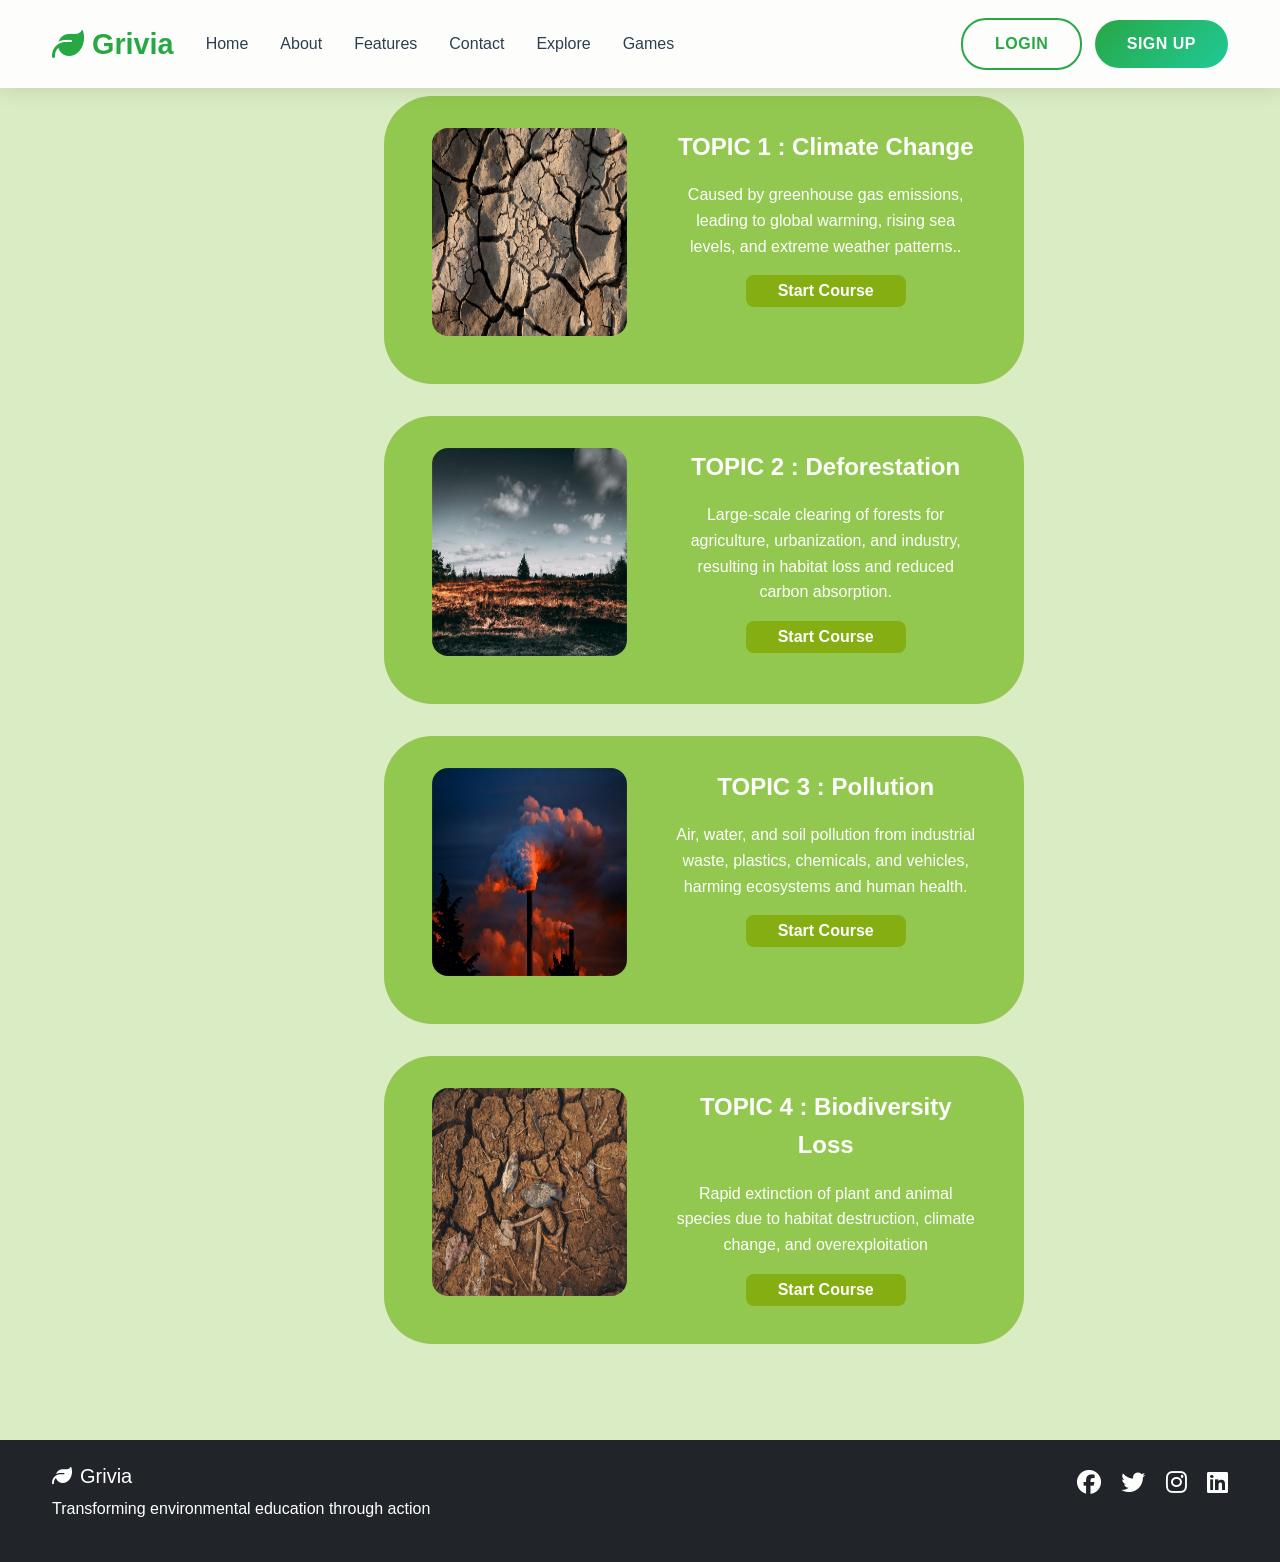
<file: explore.html>
<!doctype html>
<html lang="en">
  <head>
    <meta charset="UTF-8" />
    <meta name="viewport" content="width=device-width, initial-scale=1.0" />
    <title>Grivia - Explore</title>
    <link
      href="https://cdnjs.cloudflare.com/ajax/libs/bootstrap/5.3.0/css/bootstrap.min.css"
      rel="stylesheet"
    />
    <link
      href="https://cdnjs.cloudflare.com/ajax/libs/font-awesome/6.4.0/css/all.min.css"
      rel="stylesheet"
    />
    <link rel="stylesheet" href="explore.css" />
    <link href="style.css" rel="stylesheet" />
  </head>
  <body>
    <!-- Navigation -->
    <nav class="navbar navbar-expand-lg navbar-light fixed-top">
      <div class="container">
        <a class="navbar-brand" href="#home">
          <i class="fas fa-leaf"></i>
          <span>Grivia</span>
        </a>
        <button
          class="navbar-toggler"
          type="button"
          data-bs-toggle="collapse"
          data-bs-target="#navbarNav"
        >
          <span class="navbar-toggler-icon"></span>
        </button>
        <div class="collapse navbar-collapse" id="navbarNav">
          <ul class="navbar-nav me-auto">
            <li class="nav-item">
              <a class="nav-link" href="index.html#home">Home</a>
            </li>
            <li class="nav-item">
              <a class="nav-link" href="index.html#about">About</a>
            </li>
            <li class="nav-item">
              <a class="nav-link" href="index.html#features">Features</a>
            </li>
            <li class="nav-item">
              <a class="nav-link" href="contact.html">Contact</a>
            </li>
            <li class="nav-item">
              <a class="nav-link" href="">Explore</a>
            </li>
            <li class="nav-item">
              <a class="nav-link" href="games.html">Games</a>
            </li>
          </ul>

          <div class="auth-buttons">
            <a href="login.html" class="btn btn-outline-success me-2">Login</a>
            <a href="signup.html" class="btn btn-success">Sign Up</a>
          </div>
        </div>
      </div>
    </nav>
    <!-- Main Content Section -->
    <div class="main-content">
      <div class="content-section-1">
        <div class="content-section-1-image" id="image">
          <img src="ClimateChange.jpg" alt="Grivia Logo" class="Logo" />
        </div>
        <div class="content-section-1-text">
          <div class="text-content-1-01">TOPIC 1 : Climate Change</div>
          <div class="text-content-1-02">
            Caused by greenhouse gas emissions, leading to global warming,
            rising sea levels, and extreme weather patterns..
          </div>
          <button class="start-course-button">Start Course</button>
        </div>
      </div>

      <div class="content-section-2">
        <div class="content-section-2-image" id="image">
          <img src="Deforestation.jpg" alt="Grivia Logo" class="Logo" />
        </div>
        <div class="content-section-2-text">
          <div class="text-content-2-01">TOPIC 2 : Deforestation</div>
          <div class="text-content-2-02">
            Large-scale clearing of forests for agriculture, urbanization, and
            industry, resulting in habitat loss and reduced carbon absorption.
          </div>
          <button class="start-course-button">Start Course</button>
        </div>
      </div>

      <div class="content-section-3">
        <div class="content-section-3-image" id="image">
          <img src="Pollution.jpg" alt="Grivia Logo" class="Logo" />
        </div>
        <div class="content-section-3-text">
          <div class="text-content-3-01">TOPIC 3 : Pollution</div>
          <div class="text-content-3-02">
            Air, water, and soil pollution from industrial waste, plastics,
            chemicals, and vehicles, harming ecosystems and human health.
          </div>
          <button class="start-course-button">Start Course</button>
        </div>
      </div>

      <div class="content-section-4">
        <div class="content-section-4-image" id="image">
          <img src="Biodiversity.jpg" alt="Grivia Logo" class="Logo" />
        </div>
        <div class="content-section-4-text">
          <div class="text-content-4-01">TOPIC 4 : Biodiversity Loss</div>
          <div class="text-content-4-02">
            Rapid extinction of plant and animal species due to habitat
            destruction, climate change, and overexploitation
          </div>
          <button class="start-course-button">Start Course</button>
        </div>
      </div>
    </div>

    <!-- Footer Section -->
    <footer class="bg-dark text-white py-4">
      <div class="container">
        <div class="row">
          <div class="col-md-6">
            <h5><i class="fas fa-leaf me-2"></i>Grivia</h5>
            <p>Transforming environmental education through action</p>
          </div>
          <div class="col-md-6 text-md-end">
            <div class="social-links">
              <a href="#" class="text-white me-3"
                ><i class="fab fa-facebook"></i
              ></a>
              <a href="#" class="text-white me-3"
                ><i class="fab fa-twitter"></i
              ></a>
              <a href="#" class="text-white me-3"
                ><i class="fab fa-instagram"></i
              ></a>
              <a href="#" class="text-white"><i class="fab fa-linkedin"></i></a>
            </div>
          </div>
        </div>
      </div>
    </footer>
  </body>
</html>
</file>
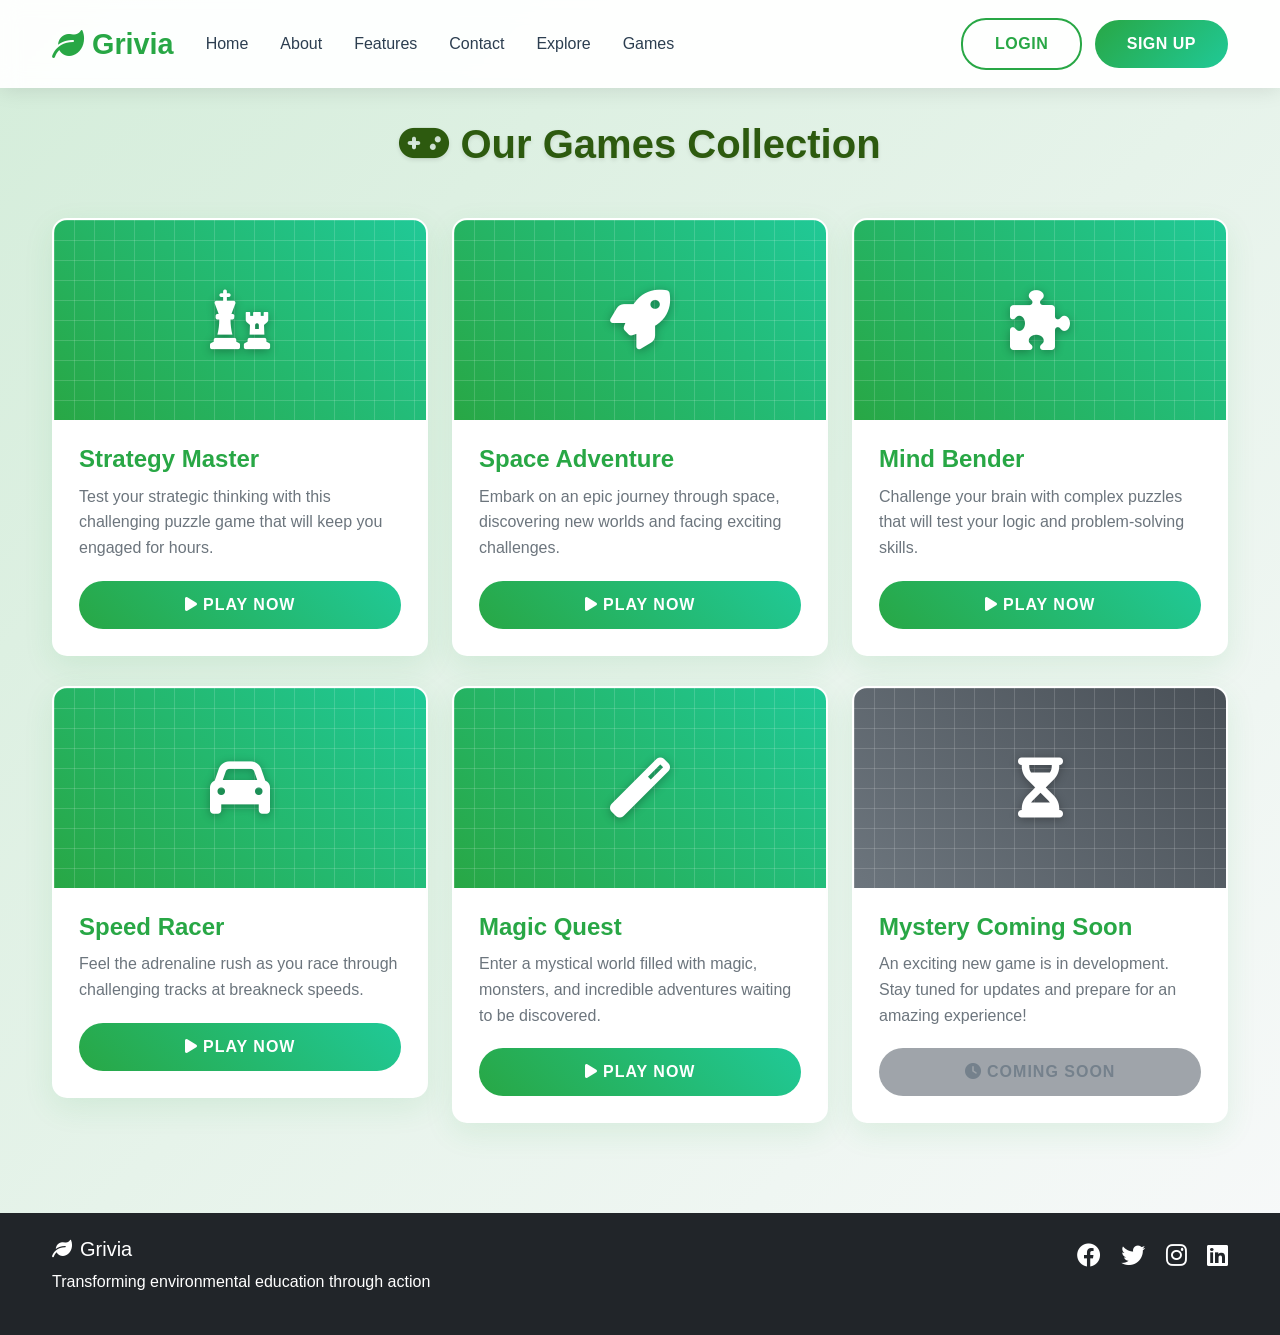
<file: games.html>
<!DOCTYPE html>
<html lang="en">
<head>
    <meta charset="UTF-8">
    <meta name="viewport" content="width=device-width, initial-scale=1.0">
    <title>Grivia - Games</title>
    <link href="https://cdnjs.cloudflare.com/ajax/libs/bootstrap/5.3.2/css/bootstrap.min.css" rel="stylesheet">
    <link href="https://cdnjs.cloudflare.com/ajax/libs/font-awesome/6.0.0/css/all.min.css" rel="stylesheet">
    <link href="style.css" rel="stylesheet" />
    <!--<link
      href="https://cdnjs.cloudflare.com/ajax/libs/bootstrap/5.3.0/css/bootstrap.min.css"
      rel="stylesheet"
    />
    <link
      href="https://cdnjs.cloudflare.com/ajax/libs/font-awesome/6.4.0/css/all.min.css"
      rel="stylesheet"
    />-->
    <style>
        :root {
            --primary-green: #28a745;
            --secondary-green: #20c997;
            --light-green: #d4edda;
            --forest-green: #2d5a0f;
        }

        body {
            background: linear-gradient(135deg, var(--light-green) 0%, #f8f9fa 100%);
            font-family: 'Arial', sans-serif;
        }

        .games-container {
            padding: 60px 0;
            margin-top: 60px;
        }

        .page-title {
            text-align: center;
            margin-bottom: 50px;
            color: var(--forest-green);
            font-weight: bold;
            text-shadow: 0 2px 4px rgba(0,0,0,0.1);
        }

        .game-card {
            background: white;
            border-radius: 15px;
            box-shadow: 0 10px 30px rgba(40, 167, 69, 0.1);
            transition: all 0.3s ease;
            overflow: hidden;
            margin-bottom: 30px;
            border: 2px solid transparent;
        }

        .game-card:hover {
            transform: translateY(-10px);
            box-shadow: 0 20px 40px rgba(40, 167, 69, 0.2);
            border-color: var(--secondary-green);
        }

        .game-image {
            width: 100%;
            height: 200px;
            background: linear-gradient(45deg, var(--primary-green), var(--secondary-green));
            display: flex;
            align-items: center;
            justify-content: center;
            position: relative;
            overflow: hidden;
        }

        .game-image::before {
            content: '';
            position: absolute;
            top: 0;
            left: 0;
            right: 0;
            bottom: 0;
            background: url('data:image/svg+xml,<svg xmlns="http://www.w3.org/2000/svg" viewBox="0 0 100 100"><defs><pattern id="grid" width="10" height="10" patternUnits="userSpaceOnUse"><path d="M 10 0 L 0 0 0 10" fill="none" stroke="white" stroke-width="0.5" opacity="0.3"/></pattern></defs><rect width="100" height="100" fill="url(%23grid)"/></svg>');
        }

        .game-icon {
            font-size: 60px;
            color: white;
            z-index: 1;
            position: relative;
            text-shadow: 0 2px 10px rgba(0,0,0,0.3);
        }

        .game-content {
            padding: 25px;
        }

        .game-title {
            font-size: 1.5rem;
            font-weight: bold;
            color: var(--primary-green);
            margin-bottom: 10px;
        }

        .game-description {
            color: #6c757d;
            margin-bottom: 20px;
            line-height: 1.6;
        }

        .play-btn {
            background: linear-gradient(45deg, var(--primary-green), var(--secondary-green));
            border: none;
            color: white;
            padding: 12px 30px;
            border-radius: 25px;
            font-weight: 600;
            transition: all 0.3s ease;
            text-transform: uppercase;
            letter-spacing: 1px;
            width: 100%;
        }

        .play-btn:hover {
            background: linear-gradient(45deg, var(--secondary-green), var(--primary-green));
            transform: translateY(-2px);
            box-shadow: 0 8px 20px rgba(40, 167, 69, 0.3);
            color: white;
        }

        .coming-soon {
            opacity: 0.7;
        }

        .coming-soon .game-image {
            background: linear-gradient(45deg, #6c757d, #495057);
        }

        .coming-soon .play-btn {
            background: #6c757d;
            cursor: not-allowed;
        }

        .coming-soon .play-btn:hover {
            background: #6c757d;
            transform: none;
            box-shadow: none;
        }

        @media (max-width: 768px) {
            .games-container {
                padding: 30px 0;
            }
            
            .page-title {
                font-size: 2rem;
                margin-bottom: 30px;
            }
            
            .game-image {
                height: 150px;
            }
            
            .game-icon {
                font-size: 40px;
            }
        }
    </style>
</head>
<body>
    <!-- Navigation -->
    <nav class="navbar navbar-expand-lg navbar-light fixed-top">
      <div class="container">
        <a class="navbar-brand" href="#home">
          <i class="fas fa-leaf"></i>
          <span>Grivia</span>
        </a>
        <button
          class="navbar-toggler"
          type="button"
          data-bs-toggle="collapse"
          data-bs-target="#navbarNav"
        >
          <span class="navbar-toggler-icon"></span>
        </button>
        <div class="collapse navbar-collapse" id="navbarNav">
          <ul class="navbar-nav me-auto">
            <li class="nav-item">
              <a class="nav-link" href="index.html#home">Home</a>
            </li>
            <li class="nav-item">
              <a class="nav-link" href="index.html#about">About</a>
            </li>
            <li class="nav-item">
              <a class="nav-link" href="index.html#features">Features</a>
            </li>
            <li class="nav-item">
              <a class="nav-link" href="contact.html">Contact</a>
            </li>
            <li class="nav-item">
              <a class="nav-link" href="explore.html">Explore</a>
            </li>
            <li class="nav-item">
              <a class="nav-link" href="">Games</a>
            </li>
          </ul>
          <div class="auth-buttons">
                    <a href="login.html" class="btn btn-outline-success me-2">Login</a>
                    <a href="signup.html" class="btn btn-success">Sign Up</a>
          </div>
        </div>
      </div>
    </nav>
    <div class="games-container">
        <div class="container">
            <h1 class="page-title">
                <i class="fas fa-gamepad"></i>
                Our Games Collection
            </h1>
            
            <div class="row">
                <!-- Game 1 -->
                <div class="col-lg-4 col-md-6">
                    <div class="game-card">
                        <div class="game-image">
                            <i class="fas fa-chess game-icon"></i>
                        </div>
                        <div class="game-content">
                            <h3 class="game-title">Strategy Master</h3>
                            <p class="game-description">Test your strategic thinking with this challenging puzzle game that will keep you engaged for hours.</p>
                            <button class="btn play-btn" onclick="playGame(1)">
                                <i class="fas fa-play"></i> Play Now
                            </button>
                        </div>
                    </div>
                </div>

                <!-- Game 2 -->
                <div class="col-lg-4 col-md-6">
                    <div class="game-card">
                        <div class="game-image">
                            <i class="fas fa-rocket game-icon"></i>
                        </div>
                        <div class="game-content">
                            <h3 class="game-title">Space Adventure</h3>
                            <p class="game-description">Embark on an epic journey through space, discovering new worlds and facing exciting challenges.</p>
                            <button class="btn play-btn" onclick="playGame(2)">
                                <i class="fas fa-play"></i> Play Now
                            </button>
                        </div>
                    </div>
                </div>

                <!-- Game 3 -->
                <div class="col-lg-4 col-md-6">
                    <div class="game-card">
                        <div class="game-image">
                            <i class="fas fa-puzzle-piece game-icon"></i>
                        </div>
                        <div class="game-content">
                            <h3 class="game-title">Mind Bender</h3>
                            <p class="game-description">Challenge your brain with complex puzzles that will test your logic and problem-solving skills.</p>
                            <button class="btn play-btn" onclick="playGame(3)">
                                <i class="fas fa-play"></i> Play Now
                            </button>
                        </div>
                    </div>
                </div>

                <!-- Game 4 -->
                <div class="col-lg-4 col-md-6">
                    <div class="game-card">
                        <div class="game-image">
                            <i class="fas fa-car game-icon"></i>
                        </div>
                        <div class="game-content">
                            <h3 class="game-title">Speed Racer</h3>
                            <p class="game-description">Feel the adrenaline rush as you race through challenging tracks at breakneck speeds.</p>
                            <button class="btn play-btn" onclick="playGame(4)">
                                <i class="fas fa-play"></i> Play Now
                            </button>
                        </div>
                    </div>
                </div>

                <!-- Game 5 -->
                <div class="col-lg-4 col-md-6">
                    <div class="game-card">
                        <div class="game-image">
                            <i class="fas fa-magic game-icon"></i>
                        </div>
                        <div class="game-content">
                            <h3 class="game-title">Magic Quest</h3>
                            <p class="game-description">Enter a mystical world filled with magic, monsters, and incredible adventures waiting to be discovered.</p>
                            <button class="btn play-btn" onclick="playGame(5)">
                                <i class="fas fa-play"></i> Play Now
                            </button>
                        </div>
                    </div>
                </div>

                <!-- Game 6 -->
                <div class="col-lg-4 col-md-6">
                    <div class="game-card coming-soon">
                        <div class="game-image">
                            <i class="fas fa-hourglass-half game-icon"></i>
                        </div>
                        <div class="game-content">
                            <h3 class="game-title">Mystery Coming Soon</h3>
                            <p class="game-description">An exciting new game is in development. Stay tuned for updates and prepare for an amazing experience!</p>
                            <button class="btn play-btn" disabled>
                                <i class="fas fa-clock"></i> Coming Soon
                            </button>
                        </div>
                    </div>
                </div>
            </div>
        </div>
    </div>
    <!-- Footer -->
    <footer class="bg-dark text-white py-4">
      <div class="container">
        <div class="row">
          <div class="col-md-6">
            <h5><i class="fas fa-leaf me-2"></i>Grivia</h5>
            <p>Transforming environmental education through action</p>
          </div>
          <div class="col-md-6 text-md-end">
            <div class="social-links">
              <a href="#" class="text-white me-3"
                ><i class="fab fa-facebook"></i
              ></a>
              <a href="#" class="text-white me-3"
                ><i class="fab fa-twitter"></i
              ></a>
              <a href="#" class="text-white me-3"
                ><i class="fab fa-instagram"></i
              ></a>
              <a href="#" class="text-white"><i class="fab fa-linkedin"></i></a>
            </div>
          </div>
        </div>
      </div>
    </footer>

    <script src="https://cdnjs.cloudflare.com/ajax/libs/bootstrap/5.3.2/js/bootstrap.bundle.min.js"></script>
    <script>
        function playGame(gameId) {
            // Add your game launching logic here
            alert(`Launching Game ${gameId}! Replace this with your actual game launch code.`);
            
            // Example of how you might redirect to different games:
            // window.location.href = `game${gameId}.html`;
            
            // Or open in a new tab:
            // window.open(`game${gameId}.html`, '_blank');
        }

        // Add some interactive effects
        document.addEventListener('DOMContentLoaded', function() {
            // Add stagger animation to cards on load
            const cards = document.querySelectorAll('.game-card');
            cards.forEach((card, index) => {
                card.style.opacity = '0';
                card.style.transform = 'translateY(30px)';
                
                setTimeout(() => {
                    card.style.transition = 'all 0.6s ease';
                    card.style.opacity = '1';
                    card.style.transform = 'translateY(0)';
                }, index * 100);
            });
        });
    </script>
</body>
</html>
</file>
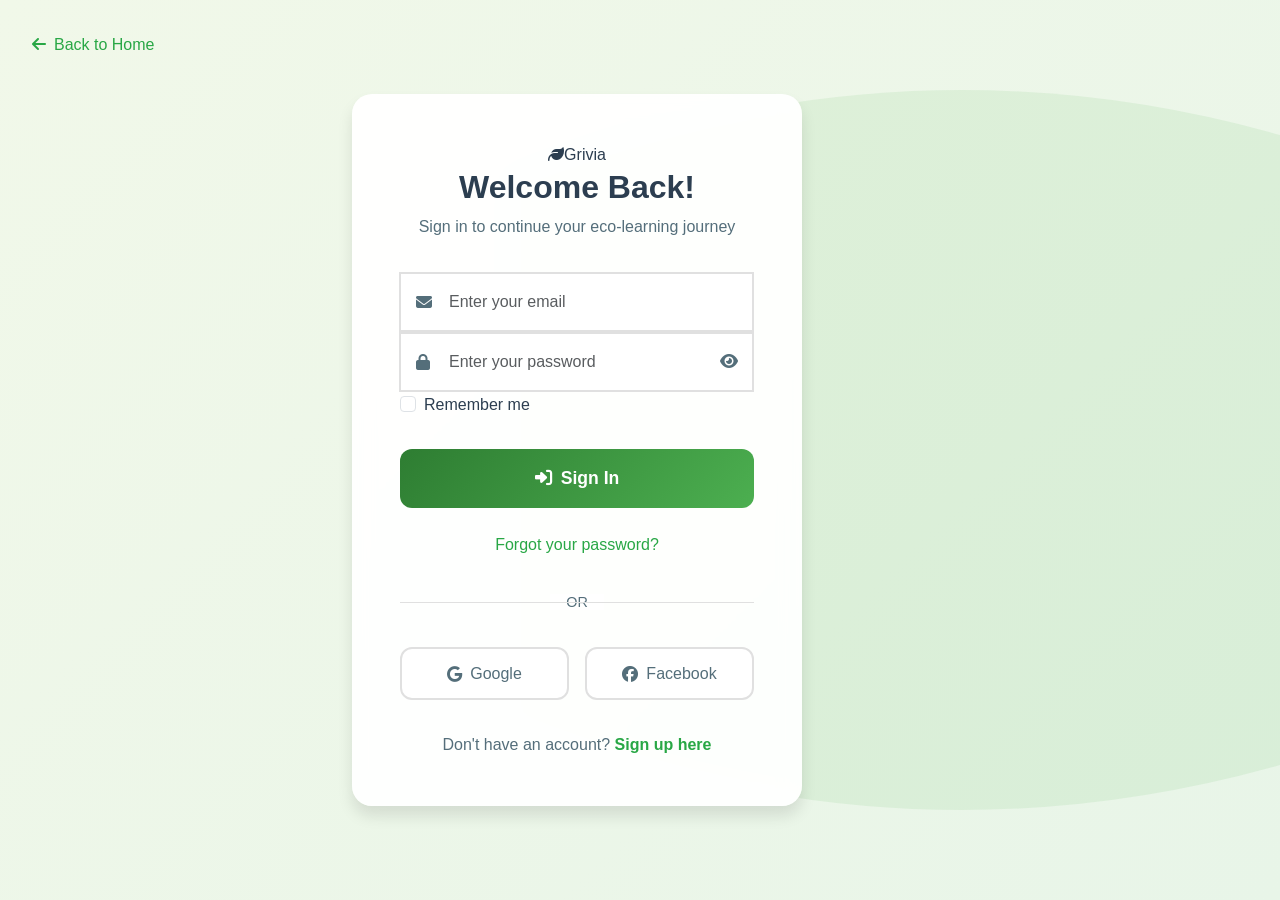
<file: login.html>
<!DOCTYPE html>
<html lang="en">
<head>
    <meta charset="UTF-8">
    <meta name="viewport" content="width=device-width, initial-scale=1.0">
    <title>Login - Grivia</title>
    <link href="https://cdnjs.cloudflare.com/ajax/libs/bootstrap/5.3.0/css/bootstrap.min.css" rel="stylesheet">
    <link href="https://cdnjs.cloudflare.com/ajax/libs/font-awesome/6.4.0/css/all.min.css" rel="stylesheet">
    <link href="style.css" rel="stylesheet">
    <style>
        .auth-container {
            min-height: 100vh;
            background: linear-gradient(135deg, var(--bg-light) 0%, #E8F5E8 100%);
            display: flex;
            align-items: center;
            position: relative;
            overflow: hidden;
        }
        
        .auth-container::before {
            content: '';
            position: absolute;
            top: 0;
            right: 0;
            width: 60%;
            height: 100%;
            background: url('data:image/svg+xml,<svg xmlns="http://www.w3.org/2000/svg" viewBox="0 0 1000 1000"><path d="M0,200 Q500,0 1000,200 L1000,800 Q500,1000 0,800 Z" fill="%234CAF50" opacity="0.1"/></svg>') no-repeat;
            background-size: cover;
        }
        
        .auth-card {
            background: rgba(255, 255, 255, 0.95);
            backdrop-filter: blur(10px);
            border-radius: 20px;
            padding: 3rem;
            box-shadow: var(--shadow-lg);
            width: 100%;
            max-width: 450px;
            position: relative;
            z-index: 2;
        }
        
        .auth-logo {
            text-align: center;
            margin-bottom: 2rem;
        }
        
        .auth-logo img {
            width: 60px;
            height: 60px;
            margin-bottom: 1rem;
            border-radius: 12px;
        }
        
        .auth-title {
            color: var(--text-dark);
            font-size: 2rem;
            font-weight: 700;
            margin-bottom: 0.5rem;
        }
        
        .auth-subtitle {
            color: #546E7A;
            margin-bottom: 2rem;
        }
        
        .form-floating {
            margin-bottom: 1.5rem;
        }
        
        .form-control {
            border-radius: 12px;
            border: 2px solid #E0E0E0;
            padding: 1rem 1rem 1rem 3rem;
            transition: var(--transition);
            background: rgba(255, 255, 255, 0.9);
        }
        
        .form-control:focus {
            border-color: var(--primary-green);
            box-shadow: 0 0 0 0.2rem rgba(46, 125, 50, 0.1);
        }
        
        .input-group {
            position: relative;
        }
        
        .input-icon {
            position: absolute;
            left: 1rem;
            top: 50%;
            transform: translateY(-50%);
            color: #546E7A;
            z-index: 10;
        }
        
        .password-toggle {
            position: absolute;
            right: 1rem;
            top: 50%;
            transform: translateY(-50%);
            background: none;
            border: none;
            color: #546E7A;
            cursor: pointer;
            z-index: 10;
        }
        
        .form-check {
            margin-bottom: 2rem;
        }
        
        .form-check-input:checked {
            background-color: var(--primary-green);
            border-color: var(--primary-green);
        }
        
        .auth-button {
            width: 100%;
            padding: 1rem;
            border-radius: 12px;
            font-weight: 600;
            font-size: 1.1rem;
            background: var(--gradient-primary);
            border: none;
            color: white;
            transition: var(--transition);
            margin-bottom: 1.5rem;
        }
        
        .auth-button:hover {
            background: linear-gradient(135deg, #1B5E20 0%, #2E7D32 100%);
            transform: translateY(-2px);
            box-shadow: var(--shadow-md);
        }
        
        .forgot-password {
            text-align: center;
            margin-bottom: 2rem;
        }
        
        .forgot-password a {
            color: var(--primary-green);
            text-decoration: none;
            font-weight: 500;
        }
        
        .forgot-password a:hover {
            text-decoration: underline;
        }
        
        .auth-divider {
            text-align: center;
            margin: 2rem 0;
            position: relative;
        }
        
        .auth-divider::before {
            content: '';
            position: absolute;
            top: 50%;
            left: 0;
            right: 0;
            height: 1px;
            background: #E0E0E0;
        }
        
        .auth-divider span {
            background: rgba(255, 255, 255, 0.95);
            padding: 0 1rem;
            color: #546E7A;
            font-size: 0.9rem;
        }
        
        .social-buttons {
            display: flex;
            gap: 1rem;
            margin-bottom: 2rem;
        }
        
        .social-btn {
            flex: 1;
            padding: 0.75rem;
            border-radius: 12px;
            border: 2px solid #E0E0E0;
            background: white;
            color: #546E7A;
            text-decoration: none;
            text-align: center;
            transition: var(--transition);
            display: flex;
            align-items: center;
            justify-content: center;
            gap: 0.5rem;
        }
        
        .social-btn:hover {
            border-color: var(--primary-green);
            color: var(--primary-green);
            transform: translateY(-2px);
        }
        
        .auth-footer {
            text-align: center;
            color: #546E7A;
        }
        
        .auth-footer a {
            color: var(--primary-green);
            text-decoration: none;
            font-weight: 600;
        }
        
        .auth-footer a:hover {
            text-decoration: underline;
        }
        
        .error-message {
            color: var(--error);
            font-size: 0.875rem;
            margin-top: 0.25rem;
            display: none;
        }
        
        .form-control.is-invalid {
            border-color: var(--error);
        }
        
        .home-link {
            position: absolute;
            top: 2rem;
            left: 2rem;
            color: var(--primary-green);
            text-decoration: none;
            font-weight: 500;
            z-index: 10;
            transition: var(--transition);
        }
        
        .home-link:hover {
            color: var(--secondary-green);
            transform: translateX(-5px);
        }
    </style>
</head>
<body>
    <div class="auth-container">
        <a href="index.html" class="home-link">
            <i class="fas fa-arrow-left me-2"></i>Back to Home
        </a>
        
        <div class="container">
            <div class="row justify-content-center">
                <div class="col-md-6">
                    <div class="auth-card">
                        <div class="auth-logo">
                            <i class="fas fa-leaf"></i><span>Grivia</span>
                            <h2 class="auth-title">Welcome Back!</h2>
                            <p class="auth-subtitle">Sign in to continue your eco-learning journey</p>
                        </div>
                        
                        <form id="loginForm" novalidate>
                            <div class="input-group">
                                <i class="fas fa-envelope input-icon"></i>
                                <input type="email" class="form-control" id="email" placeholder="Enter your email" required>
                                <div class="error-message" id="emailError">Please enter a valid email address</div>
                            </div>
                            
                            <div class="input-group">
                                <i class="fas fa-lock input-icon"></i>
                                <input type="password" class="form-control" id="password" placeholder="Enter your password" required>
                                <button type="button" class="password-toggle" id="togglePassword">
                                    <i class="fas fa-eye"></i>
                                </button>
                                <div class="error-message" id="passwordError">Password is required</div>
                            </div>
                            
                            <div class="form-check">
                                <input class="form-check-input" type="checkbox" id="rememberMe">
                                <label class="form-check-label" for="rememberMe">
                                    Remember me
                                </label>
                            </div>
                            
                            <button type="submit" class="btn auth-button">
                                <i class="fas fa-sign-in-alt me-2"></i>Sign In
                            </button>
                        </form>
                        
                        <div class="forgot-password">
                            <a href="#" id="forgotPasswordLink">Forgot your password?</a>
                        </div>
                        
                        <div class="auth-divider">
                            <span>OR</span>
                        </div>
                        
                        <div class="social-buttons">
                            <a href="#" class="social-btn">
                                <i class="fab fa-google"></i>
                                Google
                            </a>
                            <a href="#" class="social-btn">
                                <i class="fab fa-facebook"></i>
                                Facebook
                            </a>
                        </div>
                        
                        <div class="auth-footer">
                            Don't have an account? <a href="signup.html">Sign up here</a>
                        </div>
                    </div>
                </div>
            </div>
        </div>
    </div>

    <script src="https://cdnjs.cloudflare.com/ajax/libs/bootstrap/5.3.0/js/bootstrap.bundle.min.js"></script>
    <script src="auth.js"></script>
</body>
</html>
</file>
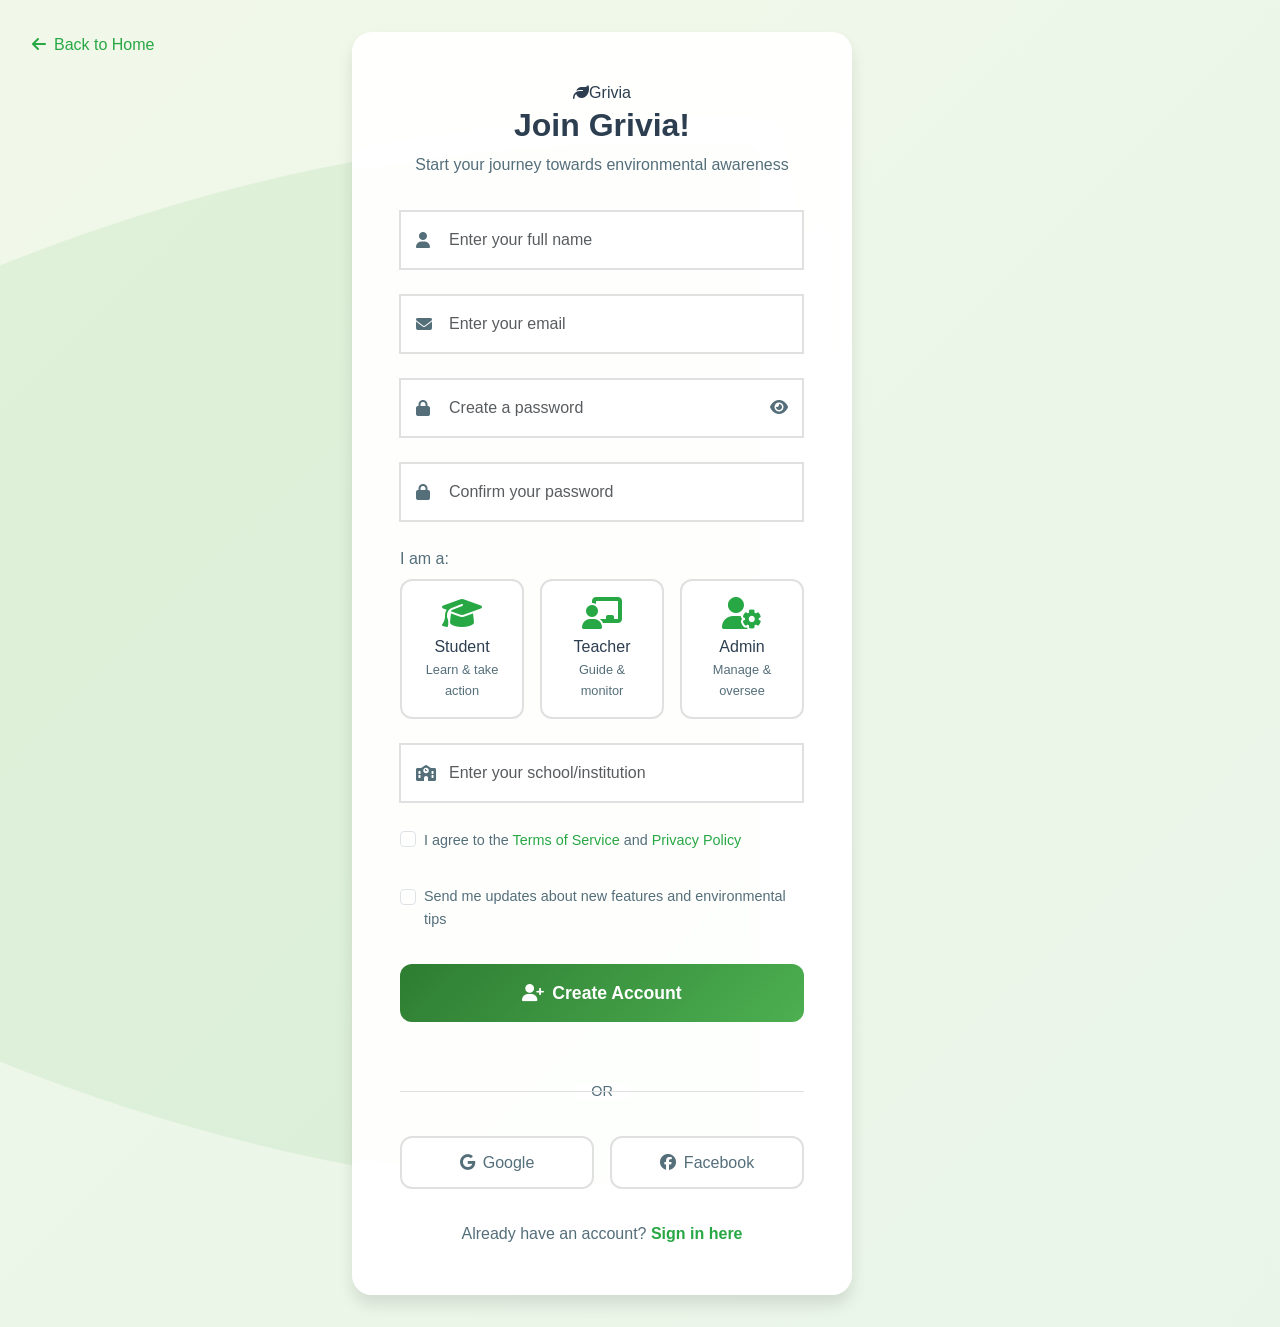
<file: signup.html>
<!DOCTYPE html>
<html lang="en">
<head>
    <meta charset="UTF-8">
    <meta name="viewport" content="width=device-width, initial-scale=1.0">
    <title>Sign Up - Grivia</title>
    <link href="https://cdnjs.cloudflare.com/ajax/libs/bootstrap/5.3.0/css/bootstrap.min.css" rel="stylesheet">
    <link href="https://cdnjs.cloudflare.com/ajax/libs/font-awesome/6.4.0/css/all.min.css" rel="stylesheet">
    <link href="style.css" rel="stylesheet">
    <style>
        .auth-container {
            min-height: 100vh;
            background: linear-gradient(135deg, var(--bg-light) 0%, #E8F5E8 100%);
            display: flex;
            align-items: center;
            position: relative;
            overflow: hidden;
            padding: 2rem 0;
        }
        
        .auth-container::before {
            content: '';
            position: absolute;
            top: 0;
            left: 0;
            width: 60%;
            height: 100%;
            background: url('data:image/svg+xml,<svg xmlns="http://www.w3.org/2000/svg" viewBox="0 0 1000 1000"><path d="M0,200 Q500,0 1000,200 L1000,800 Q500,1000 0,800 Z" fill="%234CAF50" opacity="0.1"/></svg>') no-repeat;
            background-size: cover;
        }
        
        .auth-card {
            background: rgba(255, 255, 255, 0.95);
            backdrop-filter: blur(10px);
            border-radius: 20px;
            padding: 3rem;
            box-shadow: var(--shadow-lg);
            width: 100%;
            max-width: 500px;
            position: relative;
            z-index: 2;
        }
        
        .auth-logo {
            text-align: center;
            margin-bottom: 2rem;
        }
        
        .auth-logo img {
            width: 60px;
            height: 60px;
            margin-bottom: 1rem;
            border-radius: 12px;
        }
        
        .auth-title {
            color: var(--text-dark);
            font-size: 2rem;
            font-weight: 700;
            margin-bottom: 0.5rem;
        }
        
        .auth-subtitle {
            color: #546E7A;
            margin-bottom: 2rem;
        }
        
        .input-group {
            position: relative;
            margin-bottom: 1.5rem;
        }
        
        .form-control {
            border-radius: 12px;
            border: 2px solid #E0E0E0;
            padding: 1rem 1rem 1rem 3rem;
            transition: var(--transition);
            background: rgba(255, 255, 255, 0.9);
        }
        
        .form-control:focus {
            border-color: var(--primary-green);
            box-shadow: 0 0 0 0.2rem rgba(46, 125, 50, 0.1);
        }
        
        .input-icon {
            position: absolute;
            left: 1rem;
            top: 50%;
            transform: translateY(-50%);
            color: #546E7A;
            z-index: 10;
        }
        
        .password-toggle {
            position: absolute;
            right: 1rem;
            top: 50%;
            transform: translateY(-50%);
            background: none;
            border: none;
            color: #546E7A;
            cursor: pointer;
            z-index: 10;
        }
        
        .form-select {
            border-radius: 12px;
            border: 2px solid #E0E0E0;
            padding: 1rem 1rem 1rem 3rem;
            transition: var(--transition);
            background: rgba(255, 255, 255, 0.9);
        }
        
        .form-select:focus {
            border-color: var(--primary-green);
            box-shadow: 0 0 0 0.2rem rgba(46, 125, 50, 0.1);
        }
        
        .password-strength {
            margin-top: 0.5rem;
            margin-bottom: 1rem;
        }
        
        .strength-bar {
            height: 4px;
            background: #E0E0E0;
            border-radius: 2px;
            overflow: hidden;
            margin-bottom: 0.5rem;
        }
        
        .strength-fill {
            height: 100%;
            width: 0%;
            transition: all 0.3s ease;
            border-radius: 2px;
        }
        
        .strength-text {
            font-size: 0.8rem;
            color: #546E7A;
        }
        
        .form-check {
            margin-bottom: 2rem;
        }
        
        .form-check-input:checked {
            background-color: var(--primary-green);
            border-color: var(--primary-green);
        }
        
        .form-check-label {
            color: #546E7A;
            font-size: 0.9rem;
        }
        
        .form-check-label a {
            color: var(--primary-green);
            text-decoration: none;
        }
        
        .form-check-label a:hover {
            text-decoration: underline;
        }
        
        .auth-button {
            width: 100%;
            padding: 1rem;
            border-radius: 12px;
            font-weight: 600;
            font-size: 1.1rem;
            background: var(--gradient-primary);
            border: none;
            color: white;
            transition: var(--transition);
            margin-bottom: 1.5rem;
        }
        
        .auth-button:hover:not(:disabled) {
            background: linear-gradient(135deg, #1B5E20 0%, #2E7D32 100%);
            transform: translateY(-2px);
            box-shadow: var(--shadow-md);
        }
        
        .auth-button:disabled {
            opacity: 0.6;
            cursor: not-allowed;
        }
        
        .auth-divider {
            text-align: center;
            margin: 2rem 0;
            position: relative;
        }
        
        .auth-divider::before {
            content: '';
            position: absolute;
            top: 50%;
            left: 0;
            right: 0;
            height: 1px;
            background: #E0E0E0;
        }
        
        .auth-divider span {
            background: rgba(255, 255, 255, 0.95);
            padding: 0 1rem;
            color: #546E7A;
            font-size: 0.9rem;
        }
        
        .social-buttons {
            display: flex;
            gap: 1rem;
            margin-bottom: 2rem;
        }
        
        .social-btn {
            flex: 1;
            padding: 0.75rem;
            border-radius: 12px;
            border: 2px solid #E0E0E0;
            background: white;
            color: #546E7A;
            text-decoration: none;
            text-align: center;
            transition: var(--transition);
            display: flex;
            align-items: center;
            justify-content: center;
            gap: 0.5rem;
        }
        
        .social-btn:hover {
            border-color: var(--primary-green);
            color: var(--primary-green);
            transform: translateY(-2px);
        }
        
        .auth-footer {
            text-align: center;
            color: #546E7A;
        }
        
        .auth-footer a {
            color: var(--primary-green);
            text-decoration: none;
            font-weight: 600;
        }
        
        .auth-footer a:hover {
            text-decoration: underline;
        }
        
        .error-message {
            color: var(--error);
            font-size: 0.875rem;
            margin-top: 0.25rem;
            display: none;
        }
        
        .form-control.is-invalid,
        .form-select.is-invalid {
            border-color: var(--error);
        }
        
        .form-control.is-valid,
        .form-select.is-valid {
            border-color: var(--success);
        }
        
        .home-link {
            position: absolute;
            top: 2rem;
            left: 2rem;
            color: var(--primary-green);
            text-decoration: none;
            font-weight: 500;
            z-index: 10;
            transition: var(--transition);
        }
        
        .home-link:hover {
            color: var(--secondary-green);
            transform: translateX(-5px);
        }
        
        .user-type-cards {
            display: flex;
            gap: 1rem;
            margin-bottom: 1.5rem;
        }
        
        .user-type-card {
            flex: 1;
            padding: 1rem;
            border: 2px solid #E0E0E0;
            border-radius: 12px;
            text-align: center;
            cursor: pointer;
            transition: var(--transition);
            background: white;
        }
        
        .user-type-card:hover {
            border-color: var(--primary-green);
        }
        
        .user-type-card.selected {
            border-color: var(--primary-green);
            background: #F1F8E9;
        }
        
        .user-type-card i {
            font-size: 2rem;
            margin-bottom: 0.5rem;
            color: var(--primary-green);
        }
        
        .user-type-card h6 {
            margin-bottom: 0.25rem;
            color: var(--text-dark);
        }
        
        .user-type-card p {
            font-size: 0.8rem;
            color: #546E7A;
            margin: 0;
        }
    </style>
</head>
<body>
    <div class="auth-container">
        <a href="index.html" class="home-link">
            <i class="fas fa-arrow-left me-2"></i>Back to Home
        </a>
        
        <div class="container">
            <div class="row justify-content-center">
                <div class="col-md-6">
                    <div class="auth-card">
                        <div class="auth-logo">
                            <i class="fas fa-leaf"></i><span>Grivia</span>
                            <h2 class="auth-title">Join Grivia!</h2>
                            <p class="auth-subtitle">Start your journey towards environmental awareness</p>
                        </div>
                        
                        <form id="signupForm" novalidate>
                            <div class="input-group">
                                <i class="fas fa-user input-icon"></i>
                                <input type="text" class="form-control" id="fullName" placeholder="Enter your full name" required>
                                <div class="error-message" id="nameError">Please enter your full name</div>
                            </div>
                            
                            <div class="input-group">
                                <i class="fas fa-envelope input-icon"></i>
                                <input type="email" class="form-control" id="email" placeholder="Enter your email" required>
                                <div class="error-message" id="emailError">Please enter a valid email address</div>
                            </div>
                            
                            <div class="input-group">
                                <i class="fas fa-lock input-icon"></i>
                                <input type="password" class="form-control" id="password" placeholder="Create a password" required>
                                <button type="button" class="password-toggle" id="togglePassword">
                                    <i class="fas fa-eye"></i>
                                </button>
                                <div class="error-message" id="passwordError">Password must be at least 8 characters</div>
                            </div>
                            
                            <div class="password-strength" id="passwordStrength" style="display: none;">
                                <div class="strength-bar">
                                    <div class="strength-fill" id="strengthFill"></div>
                                </div>
                                <div class="strength-text" id="strengthText">Password strength: Weak</div>
                            </div>
                            
                            <div class="input-group">
                                <i class="fas fa-lock input-icon"></i>
                                <input type="password" class="form-control" id="confirmPassword" placeholder="Confirm your password" required>
                                <div class="error-message" id="confirmPasswordError">Passwords do not match</div>
                            </div>
                            
                            <div class="mb-3">
                                <label class="form-label" style="color: #546E7A; font-weight: 500;">I am a:</label>
                                <div class="user-type-cards">
                                    <div class="user-type-card" data-type="student">
                                        <i class="fas fa-graduation-cap"></i>
                                        <h6>Student</h6>
                                        <p>Learn & take action</p>
                                    </div>
                                    <div class="user-type-card" data-type="teacher">
                                        <i class="fas fa-chalkboard-teacher"></i>
                                        <h6>Teacher</h6>
                                        <p>Guide & monitor</p>
                                    </div>
                                    <div class="user-type-card" data-type="admin">
                                        <i class="fas fa-user-cog"></i>
                                        <h6>Admin</h6>
                                        <p>Manage & oversee</p>
                                    </div>
                                </div>
                                <input type="hidden" id="userType" required>
                                <div class="error-message" id="userTypeError">Please select your role</div>
                            </div>
                            
                            <div class="input-group">
                                <i class="fas fa-school input-icon"></i>
                                <input type="text" class="form-control" id="institution" placeholder="Enter your school/institution" required>
                                <div class="error-message" id="institutionError">Please enter your institution name</div>
                            </div>
                            
                            <div class="form-check">
                                <input class="form-check-input" type="checkbox" id="agreeTerms" required>
                                <label class="form-check-label" for="agreeTerms">
                                    I agree to the <a href="#" target="_blank">Terms of Service</a> and <a href="#" target="_blank">Privacy Policy</a>
                                </label>
                                <div class="error-message" id="termsError">You must agree to the terms and conditions</div>
                            </div>
                            
                            <div class="form-check">
                                <input class="form-check-input" type="checkbox" id="emailUpdates">
                                <label class="form-check-label" for="emailUpdates">
                                    Send me updates about new features and environmental tips
                                </label>
                            </div>
                            
                            <button type="submit" class="btn auth-button" id="signupButton">
                                <i class="fas fa-user-plus me-2"></i>Create Account
                            </button>
                        </form>
                        
                        <div class="auth-divider">
                            <span>OR</span>
                        </div>
                        
                        <div class="social-buttons">
                            <a href="#" class="social-btn">
                                <i class="fab fa-google"></i>
                                Google
                            </a>
                            <a href="#" class="social-btn">
                                <i class="fab fa-facebook"></i>
                                Facebook
                            </a>
                        </div>
                        
                        <div class="auth-footer">
                            Already have an account? <a href="login.html">Sign in here</a>
                        </div>
                    </div>
                </div>
            </div>
        </div>
    </div>

    <script src="https://cdnjs.cloudflare.com/ajax/libs/bootstrap/5.3.0/js/bootstrap.bundle.min.js"></script>
    <script src="auth.js"></script>
</body>
</html>
</file>
<file: style.css>
/* Custom CSS for EcoLearn Platform */

:root {
    --primary-green: #28a745;
    --secondary-green: #20c997;
    --light-green: #d4edda;
    --dark-green: #155724;
    --forest-green: #2d5a0f;
    --earth-brown: #8b4513;
    --sky-blue: #87ceeb;
    --text-dark: #2c3e50;
    --text-light: #6c757d;
    --white: #ffffff;
    --light-bg: #f8f9fa;
    /*--primary-green: #2E7D32;
    --secondary-green: #4CAF50;*/
    --accent-blue: #1976D2;
    --earth-brown: #5D4037;
    --bg-light: #F1F8E9;
    --white: #FFFFFF;
    --text-dark: #263238;
    --success: #388E3C;
    --warning: #F57C00;
    --error: #D32F2F;
    --gradient-primary: linear-gradient(135deg, #2E7D32 0%, #4CAF50 100%);
    --gradient-secondary: linear-gradient(135deg, #1976D2 0%, #2E7D32 100%);
    --shadow-sm: 0 2px 4px rgba(0, 0, 0, 0.1);
    --shadow-md: 0 4px 6px rgba(0, 0, 0, 0.1);
    --shadow-lg: 0 10px 15px rgba(0, 0, 0, 0.1);
    --border-radius: 12px;
    --transition: all 0.3s ease;
}

* {
    margin: 0;
    padding: 0;
    box-sizing: border-box;
}

.container {
    max-width: 1200px;
}

body {
    font-family: 'Inter', -apple-system, BlinkMacSystemFont, 'Segoe UI', Roboto, sans-serif;
    line-height: 1.6;
    color: var(--text-dark);
    scroll-behavior: smooth;
}

/* Navigation */
.navbar {
    background: rgba(255, 255, 255, 0.95);
    backdrop-filter: blur(10px);
    box-shadow: 0 2px 20px rgba(0, 0, 0, 0.1);
    padding: 1rem 0;
    transition: all 0.3s ease;
}

.navbar-brand {
    font-size: 1.8rem;
    font-weight: bold;
    color: var(--primary-green) !important;
    display: flex;
    align-items: center;
    text-decoration: none;
}

.navbar-brand i {
    font-size: 2rem;
    margin-right: 0.5rem;
}

.navbar-nav .nav-link {
    color: var(--text-dark) !important;
    font-weight: 500;
    padding: 0.5rem 1rem !important;
    transition: color 0.3s ease;
}

.navbar-nav .nav-link:hover {
    color: var(--primary-green) !important;
}

/* Hero Section */
.hero-section {
    background: linear-gradient(135deg, var(--light-green) 0%, var(--sky-blue) 100%);
    padding-top: 80px;
    position: relative;
    overflow: hidden;
}

.hero-section::before {
    content: '';
    position: absolute;
    top: 0;
    left: 0;
    right: 0;
    bottom: 0;
    background: url('data:image/svg+xml,<svg xmlns="http://www.w3.org/2000/svg" viewBox="0 0 100 100"><defs><pattern id="grid" width="10" height="10" patternUnits="userSpaceOnUse"><path d="M 10 0 L 0 0 0 10" fill="none" stroke="rgba(255,255,255,0.1)" stroke-width="1"/></pattern></defs><rect width="100" height="100" fill="url(%23grid)"/></svg>');
    opacity: 0.5;
}

.hero-content {
    position: relative;
    z-index: 2;
}

.hero-content h1 {
    color: var(--forest-green);
    margin-bottom: 1.5rem;
    font-weight: 700;
}

.hero-content .lead {
    color: var(--text-dark);
    font-size: 1.2rem;
    margin-bottom: 2rem;
}

.hero-buttons {
    margin-top: 2rem;
}

.hero-image {
    position: relative;
    height: 400px;
}

.floating-card {
    position: absolute;
    background: white;
    border-radius: 15px;
    padding: 1.5rem;
    box-shadow: 0 10px 30px rgba(0, 0, 0, 0.1);
    text-align: center;
    animation: float 3s ease-in-out infinite;
}

.floating-card:nth-child(1) {
    top: 20%;
    right: 10%;
    animation-delay: 0s;
}

.floating-card:nth-child(2) {
    top: 50%;
    right: 30%;
    animation-delay: 1s;
}

.floating-card:nth-child(3) {
    bottom: 20%;
    right: 5%;
    animation-delay: 2s;
}

.floating-card i {
    font-size: 2.5rem;
    color: var(--primary-green);
    margin-bottom: 1rem;
}

.floating-card h5 {
    color: var(--text-dark);
    margin-bottom: 0.5rem;
}

.floating-card p {
    color: var(--primary-green);
    font-weight: bold;
    margin: 0;
}

@keyframes float {
    0%, 100% { transform: translateY(0px); }
    50% { transform: translateY(-20px); }
}

/* Section Styles */
.section-title {
    font-size: 2.5rem;
    font-weight: bold;
    color: var(--forest-green);
    margin-bottom: 1rem;
}

.section-subtitle {
    font-size: 1.2rem;
    color: var(--text-light);
    margin-bottom: 3rem;
}

/* Problem Cards */
.problem-card {
    background: white;
    padding: 2.5rem;
    border-radius: 15px;
    text-align: center;
    box-shadow: 0 5px 25px rgba(0, 0, 0, 0.1);
    transition: transform 0.3s ease, box-shadow 0.3s ease;
    height: 100%;
}

.problem-card:hover {
    transform: translateY(-10px);
    box-shadow: 0 15px 40px rgba(0, 0, 0, 0.15);
}

.problem-card i {
    font-size: 3rem;
    color: #dc3545;
    margin-bottom: 1.5rem;
}

.problem-card h4 {
    color: var(--text-dark);
    margin-bottom: 1rem;
    font-weight: 600;
}

.problem-card p {
    color: var(--text-light);
    font-size: 1rem;
}

/* Feature Cards */
.feature-card {
    background: white;
    padding: 2.5rem;
    border-radius: 15px;
    text-align: center;
    transition: transform 0.3s ease, box-shadow 0.3s ease;
    height: 100%;
    border: 1px solid var(--light-green);
}

.feature-card:hover {
    transform: translateY(-10px);
    box-shadow: 0 15px 40px rgba(40, 167, 69, 0.15);
}

.feature-icon {
    width: 80px;
    height: 80px;
    background: linear-gradient(135deg, var(--primary-green), var(--secondary-green));
    border-radius: 50%;
    display: flex;
    align-items: center;
    justify-content: center;
    margin: 0 auto 1.5rem;
}

.feature-icon i {
    font-size: 2rem;
    color: white;
}

.feature-card h4 {
    color: var(--text-dark);
    margin-bottom: 1rem;
    font-weight: 600;
}

.feature-card p {
    color: var(--text-light);
    font-size: 1rem;
}

/* Process Cards */
.process-card {
    text-align: center;
    padding: 2rem;
}

.process-number {
    width: 60px;
    height: 60px;
    background: var(--primary-green);
    color: white;
    border-radius: 50%;
    display: flex;
    align-items: center;
    justify-content: center;
    font-size: 1.5rem;
    font-weight: bold;
    margin: 0 auto 1.5rem;
}

.process-card h4 {
    color: var(--text-dark);
    margin-bottom: 1rem;
    font-weight: 600;
}

.process-card p {
    color: var(--text-light);
    font-size: 1rem;
}

/* Quiz Section */
.quiz-container {
    background: white;
    padding: 3rem;
    border-radius: 20px;
    box-shadow: 0 10px 40px rgba(0, 0, 0, 0.1);
}
/* Custom CSS for EcoLearn Platform */

:root {
    --primary-green: #28a745;
    --secondary-green: #20c997;
    --light-green: #d4edda;
    --dark-green: #155724;
    --forest-green: #2d5a0f;
    --earth-brown: #8b4513;
    --sky-blue: #87ceeb;
    --text-dark: #2c3e50;
    --text-light: #6c757d;
    --white: #ffffff;
    --light-bg: #f8f9fa;
}

* {
    margin: 0;
    padding: 0;
    box-sizing: border-box;
}

body {
    font-family: 'Inter', -apple-system, BlinkMacSystemFont, 'Segoe UI', Roboto, sans-serif;
    line-height: 1.6;
    color: var(--text-dark);
    scroll-behavior: smooth;
}

/* Navigation */
.navbar {
    background: rgba(255, 255, 255, 0.95);
    backdrop-filter: blur(10px);
    box-shadow: 0 2px 20px rgba(0, 0, 0, 0.1);
    padding: 1rem 0;
    transition: all 0.3s ease;
}

.navbar-brand {
    font-size: 1.8rem;
    font-weight: bold;
    color: var(--primary-green) !important;
    display: flex;
    align-items: center;
    text-decoration: none;
}

.navbar-brand i {
    font-size: 2rem;
    margin-right: 0.5rem;
}

.navbar-nav .nav-link {
    color: var(--text-dark) !important;
    font-weight: 500;
    padding: 0.5rem 1rem !important;
    transition: color 0.3s ease;
}

.navbar-nav .nav-link:hover {
    color: var(--primary-green) !important;
}

/* Hero Section */
.hero-section {
    background: linear-gradient(135deg, var(--light-green) 0%, var(--sky-blue) 100%);
    padding-top: 80px;
    position: relative;
    overflow: hidden;
}

.hero-section::before {
    content: '';
    position: absolute;
    top: 0;
    left: 0;
    right: 0;
    bottom: 0;
    background: url('data:image/svg+xml,<svg xmlns="http://www.w3.org/2000/svg" viewBox="0 0 100 100"><defs><pattern id="grid" width="10" height="10" patternUnits="userSpaceOnUse"><path d="M 10 0 L 0 0 0 10" fill="none" stroke="rgba(255,255,255,0.1)" stroke-width="1"/></pattern></defs><rect width="100" height="100" fill="url(%23grid)"/></svg>');
    opacity: 0.5;
}

.hero-content {
    position: relative;
    z-index: 2;
}

.hero-content h1 {
    color: var(--forest-green);
    margin-bottom: 1.5rem;
    font-weight: 700;
}

.hero-content .lead {
    color: var(--text-dark);
    font-size: 1.2rem;
    margin-bottom: 2rem;
}

.hero-buttons {
    margin-top: 2rem;
}

.hero-image {
    position: relative;
    height: 400px;
}

.floating-card {
    position: absolute;
    background: white;
    border-radius: 15px;
    padding: 1.5rem;
    box-shadow: 0 10px 30px rgba(0, 0, 0, 0.1);
    text-align: center;
    animation: float 3s ease-in-out infinite;
}

.floating-card:nth-child(1) {
    top: 20%;
    right: 10%;
    animation-delay: 0s;
}

.floating-card:nth-child(2) {
    top: 50%;
    right: 30%;
    animation-delay: 1s;
}

.floating-card:nth-child(3) {
    bottom: 20%;
    right: 5%;
    animation-delay: 2s;
}

.floating-card i {
    font-size: 2.5rem;
    color: var(--primary-green);
    margin-bottom: 1rem;
}

.floating-card h5 {
    color: var(--text-dark);
    margin-bottom: 0.5rem;
}

.floating-card p {
    color: var(--primary-green);
    font-weight: bold;
    margin: 0;
}

@keyframes float {
    0%, 100% { transform: translateY(0px); }
    50% { transform: translateY(-20px); }
}

/* Section Styles */
.section-title {
    font-size: 2.5rem;
    font-weight: bold;
    color: var(--forest-green);
    margin-bottom: 1rem;
}

.section-subtitle {
    font-size: 1.2rem;
    color: var(--text-light);
    margin-bottom: 3rem;
}

/* Problem Cards */
.problem-card {
    background: white;
    padding: 2.5rem;
    border-radius: 15px;
    text-align: center;
    box-shadow: 0 5px 25px rgba(0, 0, 0, 0.1);
    transition: transform 0.3s ease, box-shadow 0.3s ease;
    height: 100%;
}

.problem-card:hover {
    transform: translateY(-10px);
    box-shadow: 0 15px 40px rgba(0, 0, 0, 0.15);
}

.problem-card i {
    font-size: 3rem;
    color: #dc3545;
    margin-bottom: 1.5rem;
}

.problem-card h4 {
    color: var(--text-dark);
    margin-bottom: 1rem;
    font-weight: 600;
}

.problem-card p {
    color: var(--text-light);
    font-size: 1rem;
}

/* Feature Cards */
.feature-card {
    background: white;
    padding: 2.5rem;
    border-radius: 15px;
    text-align: center;
    transition: transform 0.3s ease, box-shadow 0.3s ease;
    height: 100%;
    border: 1px solid var(--light-green);
}

.feature-card:hover {
    transform: translateY(-10px);
    box-shadow: 0 15px 40px rgba(40, 167, 69, 0.15);
}

.feature-icon {
    width: 80px;
    height: 80px;
    background: linear-gradient(135deg, var(--primary-green), var(--secondary-green));
    border-radius: 50%;
    display: flex;
    align-items: center;
    justify-content: center;
    margin: 0 auto 1.5rem;
}

.feature-icon i {
    font-size: 2rem;
    color: white;
}

.feature-card h4 {
    color: var(--text-dark);
    margin-bottom: 1rem;
    font-weight: 600;
}

.feature-card p {
    color: var(--text-light);
    font-size: 1rem;
}

/* Process Cards */
.process-card {
    text-align: center;
    padding: 2rem;
}

.process-number {
    width: 60px;
    height: 60px;
    background: var(--primary-green);
    color: white;
    border-radius: 50%;
    display: flex;
    align-items: center;
    justify-content: center;
    font-size: 1.5rem;
    font-weight: bold;
    margin: 0 auto 1.5rem;
}

.process-card h4 {
    color: var(--text-dark);
    margin-bottom: 1rem;
    font-weight: 600;
}

.process-card p {
    color: var(--text-light);
    font-size: 1rem;
}

/* Quiz Section */
.quiz-container {
    background: white;
    padding: 3rem;
    border-radius: 20px;
    box-shadow: 0 10px 40px rgba(0, 0, 0, 0.1);
}

.quiz-question {
    display: none;
}

.quiz-question.active {
    display: block;
}

.quiz-question h5 {
    color: var(--forest-green);
    margin-bottom: 2rem;
    font-weight: 600;
    font-size: 1.3rem;
}

.quiz-options {
    display: grid;
    gap: 1rem;
}

.quiz-option {
    background: var(--light-bg);
    padding: 1rem 1.5rem;
    border-radius: 10px;
    cursor: pointer;
    transition: all 0.3s ease;
    border: 2px solid transparent;
}

.quiz-option:hover {
    background: var(--light-green);
    border-color: var(--primary-green);
}

.quiz-option.selected {
    background: var(--primary-green);
    color: white;
    border-color: var(--dark-green);
}

.quiz-option.correct {
    background: var(--primary-green);
    color: white;
}

.quiz-option.incorrect {
    background: #dc3545;
    color: white;
}

/* Task Cards */
.task-card {
    background: white;
    padding: 2.5rem;
    border-radius: 15px;
    text-align: center;
    box-shadow: 0 5px 25px rgba(0, 0, 0, 0.1);
    transition: transform 0.3s ease, box-shadow 0.3s ease;
    height: 100%;
    border: 1px solid var(--light-green);
}

.task-card:hover {
    transform: translateY(-10px);
    box-shadow: 0 15px 40px rgba(40, 167, 69, 0.15);
}

.task-icon {
    width: 80px;
    height: 80px;
    background: linear-gradient(135deg, var(--secondary-green), var(--primary-green));
    border-radius: 50%;
    display: flex;
    align-items: center;
    justify-content: center;
    margin: 0 auto 1.5rem;
}

.task-icon i {
    font-size: 2rem;
    color: white;
}

.task-card h4 {
    color: var(--text-dark);
    margin-bottom: 1rem;
    font-weight: 600;
}

.task-card p {
    color: var(--text-light);
    font-size: 1rem;
    margin-bottom: 1.5rem;
}

.task-points {
    background: var(--light-green);
    color: var(--primary-green);
    padding: 0.5rem 1rem;
    border-radius: 20px;
    font-weight: bold;
    margin-bottom: 1.5rem;
    display: inline-block;
}

/* Buttons */
.btn-success {
    background: linear-gradient(135deg, var(--primary-green), var(--secondary-green));
    border: none;
    padding: 0.75rem 2rem;
    border-radius: 25px;
    font-weight: 600;
    transition: all 0.3s ease;
    text-transform: uppercase;
    letter-spacing: 0.5px;
}

.btn-success:hover {
    background: linear-gradient(135deg, var(--dark-green), var(--primary-green));
    transform: translateY(-2px);
    box-shadow: 0 5px 15px rgba(40, 167, 69, 0.3);
}

.btn-outline-success {
    border: 2px solid var(--primary-green);
    color: var(--primary-green);
    padding: 0.75rem 2rem;
    border-radius: 25px;
    font-weight: 600;
    transition: all 0.3s ease;
    text-transform: uppercase;
    letter-spacing: 0.5px;
}

.btn-outline-success:hover {
    background: var(--primary-green);
    color: white;
    transform: translateY(-2px);
    box-shadow: 0 5px 15px rgba(40, 167, 69, 0.3);
}

/* Modals */
/*.modal-content {
    border: none;
    border-radius: 15px;
    box-shadow: 0 20px 60px rgba(0, 0, 0, 0.2);
}

.modal-header {
    background: linear-gradient(135deg, var(--primary-green), var(--secondary-green));
    color: white;
    border-radius: 15px 15px 0 0;
    border-bottom: none;
}

.modal-title {
    font-weight: 600;
}

.btn-close {
    filter: invert(1);
}

.form-control:focus {
    border-color: var(--primary-green);
    box-shadow: 0 0 0 0.2rem rgba(40, 167, 69, 0.25);
}

.form-select:focus {
    border-color: var(--primary-green);
    box-shadow: 0 0 0 0.2rem rgba(40, 167, 69, 0.25);
}*/

/* Footer */
footer {
    background: var(--forest-green) !important;
}

.social-links a {
    font-size: 1.5rem;
    transition: color 0.3s ease;
}

.social-links a:hover {
    color: var(--secondary-green) !important;
}

/* Spacing */
section {
    padding: 5rem 0;
}

.py-5 {
    padding: 5rem 0 !important;
}

/* Responsive Design */
@media (max-width: 768px) {
    .hero-section {
        text-align: center;
    }
    
    .hero-image {
        margin-top: 3rem;
        height: 300px;
    }
    
    .floating-card {
        position: relative !important;
        margin: 1rem auto;
        display: inline-block;
        animation: none;
    }
    
    .section-title {
        font-size: 2rem;
    }
    
    .hero-content h1 {
        font-size: 2.5rem;
    }
    
    .quiz-container {
        padding: 2rem;
    }
    
    .feature-card,
    .problem-card,
    .task-card {
        margin-bottom: 2rem;
    }
}

@media (max-width: 576px) {
    .navbar-brand {
        font-size: 1.5rem;
    }
    
    .hero-content h1 {
        font-size: 2rem;
    }
    
    .section-title {
        font-size: 1.8rem;
    }
    
    .hero-buttons .btn {
        display: block;
        width: 100%;
        margin: 0.5rem 0;
    }
    
    .quiz-container {
        padding: 1.5rem;
    }
    
    .feature-card,
    .problem-card,
    .task-card {
        padding: 2rem;
    }
}

/* Loading Animation */
.loading {
    opacity: 0.7;
    pointer-events: none;
}

.loading::after {
    content: '';
    position: absolute;
    top: 50%;
    left: 50%;
    width: 30px;
    height: 30px;
    margin: -15px 0 0 -15px;
    border: 3px solid var(--light-green);
    border-top: 3px solid var(--primary-green);
    border-radius: 50%;
    animation: spin 1s linear infinite;
}

@keyframes spin {
    0% { transform: rotate(0deg); }
    100% { transform: rotate(360deg); }
}

/* Success States */
.success-message {
    background: var(--light-green);
    color: var(--dark-green);
    padding: 1rem;
    border-radius: 10px;
    margin: 1rem 0;
    border: 1px solid var(--primary-green);
}

.error-message {
    background: #f8d7da;
    color: #721c24;
    padding: 1rem;
    border-radius: 10px;
    margin: 1rem 0;
    border: 1px solid #f5c6cb;
}

/* Badge Styles */
.badge {
    font-size: 0.9rem;
    padding: 0.5rem 1rem;
    border-radius: 20px;
}

.badge.bg-success {
    background: var(--primary-green) !important;
}

/* Custom Scrollbar */
::-webkit-scrollbar {
    width: 8px;
}

::-webkit-scrollbar-track {
    background: var(--light-bg);
}

::-webkit-scrollbar-thumb {
    background: var(--primary-green);
    border-radius: 4px;
}

::-webkit-scrollbar-thumb:hover {
    background: var(--dark-green);
}
/* Login */

/* Signup */
</file>
<file: dashboard.css>
/* Dashboard Specific Styles - Cleaned up for clarity & consistency with main theme */

.dashboard-container {
    padding-top: 100px;
    min-height: 100vh;
    background: var(--light-bg);
}

/* Welcome Card */
.welcome-card {
    background: linear-gradient(135deg, var(--primary-green), var(--secondary-green));
    color: var(--white);
    border-radius: 20px;
    padding: 2.5rem;
    margin-bottom: 2rem;
    box-shadow: 0 10px 30px rgba(0, 0, 0, 0.1);
}

.welcome-content h1 {
    font-size: 2.5rem;
    font-weight: bold;
    margin-bottom: 0.5rem;
}

.welcome-content p {
    font-size: 1.2rem;
    margin-bottom: 2rem;
    opacity: 0.95;
}

.welcome-stats {
    display: grid;
    grid-template-columns: repeat(auto-fit, minmax(200px, 1fr));
    gap: 2rem;
}

.stat-item {
    display: flex;
    align-items: center;
    background: var(--white);
    border-radius: 15px;
    padding: 1.5rem;
    box-shadow: 0 5px 15px rgba(0, 0, 0, 0.05);
}

.stat-icon {
    width: 60px;
    height: 60px;
    background: linear-gradient(135deg, var(--primary-green), var(--secondary-green));
    border-radius: 50%;
    display: flex;
    align-items: center;
    justify-content: center;
    margin-right: 1rem;
}

.stat-icon i {
    font-size: 1.8rem;
    color: var(--white);
}

.stat-number {
    font-size: 2rem;
    font-weight: bold;
    color: var(--text-dark);
}

.stat-label {
    font-size: 0.9rem;
    color: var(--text-light);
    margin-top: 0.2rem;
}

/* Quick Actions */
.quick-action-card {
    background: var(--white);
    border-radius: 15px;
    padding: 2rem;
    text-align: center;
    box-shadow: 0 5px 20px rgba(0, 0, 0, 0.08);
    transition: all 0.3s ease;
    cursor: pointer;
    height: 100%;
}

.quick-action-card:hover {
    transform: translateY(-5px);
    box-shadow: 0 10px 30px rgba(0, 0, 0, 0.12);
}

.action-icon {
    width: 70px;
    height: 70px;
    background: linear-gradient(135deg, var(--primary-green), var(--secondary-green));
    border-radius: 50%;
    display: flex;
    align-items: center;
    justify-content: center;
    margin: 0 auto 1.5rem;
}

.action-icon i {
    font-size: 1.8rem;
    color: var(--white);
}

.quick-action-card h5 {
    color: var(--text-dark);
    margin-bottom: 0.8rem;
    font-weight: 600;
}

.quick-action-card p {
    color: var(--text-light);
    margin: 0;
    font-size: 0.95rem;
}

/* Dashboard Cards */
.dashboard-card {
    background: var(--white);
    border-radius: 15px;
    box-shadow: 0 5px 20px rgba(0, 0, 0, 0.08);
    margin-bottom: 2rem;
    overflow: hidden;
}

.card-header {
    background: var(--light-green);
    padding: 1.5rem 2rem;
    border-bottom: 1px solid rgba(0, 0, 0, 0.05);
    display: flex;
    justify-content: space-between;
    align-items: center;
}

.card-header h4 {
    color: var(--forest-green);
    margin: 0;
    font-weight: 600;
}

.card-body {
    padding: 2rem;
    color: var(--text-dark);
}

/* Section Headers */
.section-header {
    text-align: center;
    margin-bottom: 3rem;
}

.section-header h2 {
    color: var(--forest-green);
    font-weight: bold;
    margin-bottom: 1rem;
}

.section-header p {
    color: var(--text-light);
    font-size: 1.1rem;
    max-width: 600px;
    margin: 0 auto;
}

/* Learning Module Cards */
.learning-module-card {
    background: var(--white);
    border-radius: 15px;
    padding: 2rem;
    box-shadow: 0 5px 20px rgba(0, 0, 0, 0.08);
    transition: all 0.3s ease;
    height: 100%;
}

.learning-module-card:hover {
    transform: translateY(-5px);
    box-shadow: 0 10px 30px rgba(0, 0, 0, 0.12);
}

.learning-module-card.locked {
    opacity: 0.7;
    background: var(--light-bg);
}

.module-content h5 {
    color: var(--text-dark);
    margin-bottom: 1rem;
    font-weight: 600;
}

.module-content p {
    color: var(--text-light);
    margin-bottom: 1.5rem;
    line-height: 1.6;
}

/* Task Cards */
.task-card-dashboard {
    background: var(--white);
    border-radius: 15px;
    padding: 2rem;
    box-shadow: 0 5px 20px rgba(0, 0, 0, 0.08);
    transition: all 0.3s ease;
    height: 100%;
}

.task-card-dashboard:hover {
    transform: translateY(-5px);
    box-shadow: 0 10px 30px rgba(0, 0, 0, 0.12);
}

.task-content h5 {
    color: var(--text-dark);
    margin-bottom: 1rem;
    font-weight: 600;
}

.task-content p {
    color: var(--text-light);
    margin-bottom: 1.5rem;
    line-height: 1.6;
}

/* Leaderboard */
.leaderboard-item {
    display: flex;
    align-items: center;
    padding: 1rem;
    border-bottom: 1px solid var(--light-bg);
    transition: background 0.3s ease;
}

.leaderboard-item:hover {
    background: var(--light-bg);
}

.leaderboard-name {
    font-weight: 600;
    color: var(--text-dark);
}

.leaderboard-school {
    font-size: 0.9rem;
    color: var(--text-light);
}

.leaderboard-points {
    font-size: 1.1rem;
    font-weight: bold;
    color: var(--primary-green);
}
</file>
<file: explore.css>
.main-content {
  background-color: #daecc3;
  text-align: center;
  padding: 4rem 0rem 4rem 0rem;
}
.content-section-1,
.content-section-2,
.content-section-3,
.content-section-4 {
  display: flex;
  height: 18rem;
  width: 50%;
  background-color: #92c84f;
  margin: 2rem 10rem 2rem 24rem;
  border-radius: 3rem;
  color: white;
}
#image {
  margin-left: 3rem;
  margin-right: 3rem;
  width: 13rem;
  height: 13rem;
  background-color: white;
  border-radius: 5rem;
  margin-top: 2rem;
  margin-bottom: 1rem;
}
.Logo {
  width: 100%;
  height: 100%;
  border-radius: 1rem;
}
.content-section-1-text,
.content-section-2-text,
.content-section-3-text,
.content-section-4-text {
  margin: 2rem 3rem 2rem 0rem;
  width: 50%;
}
.text-content-1-01,
.text-content-2-01,
.text-content-3-01,
.text-content-4-01 {
  font-size: 1.5rem;
  font-weight: bold;
  margin-bottom: 1rem;
}
.text-content-1-02,
.text-content-2-02,
.text-content-3-02,
.text-content-4-02 {
  font-size: 1rem;
  margin-bottom: 1rem;
}
.start-course-button {
  width: 10rem;
  height: 2rem;
  background-color: #84ae12;
  border-radius: 0.5rem;
  border: none;
  color: white;
  font-weight: bold;
  cursor: pointer;
}
.start-course-button:hover {
  background-color: #6b8e0c;
}
</file>
